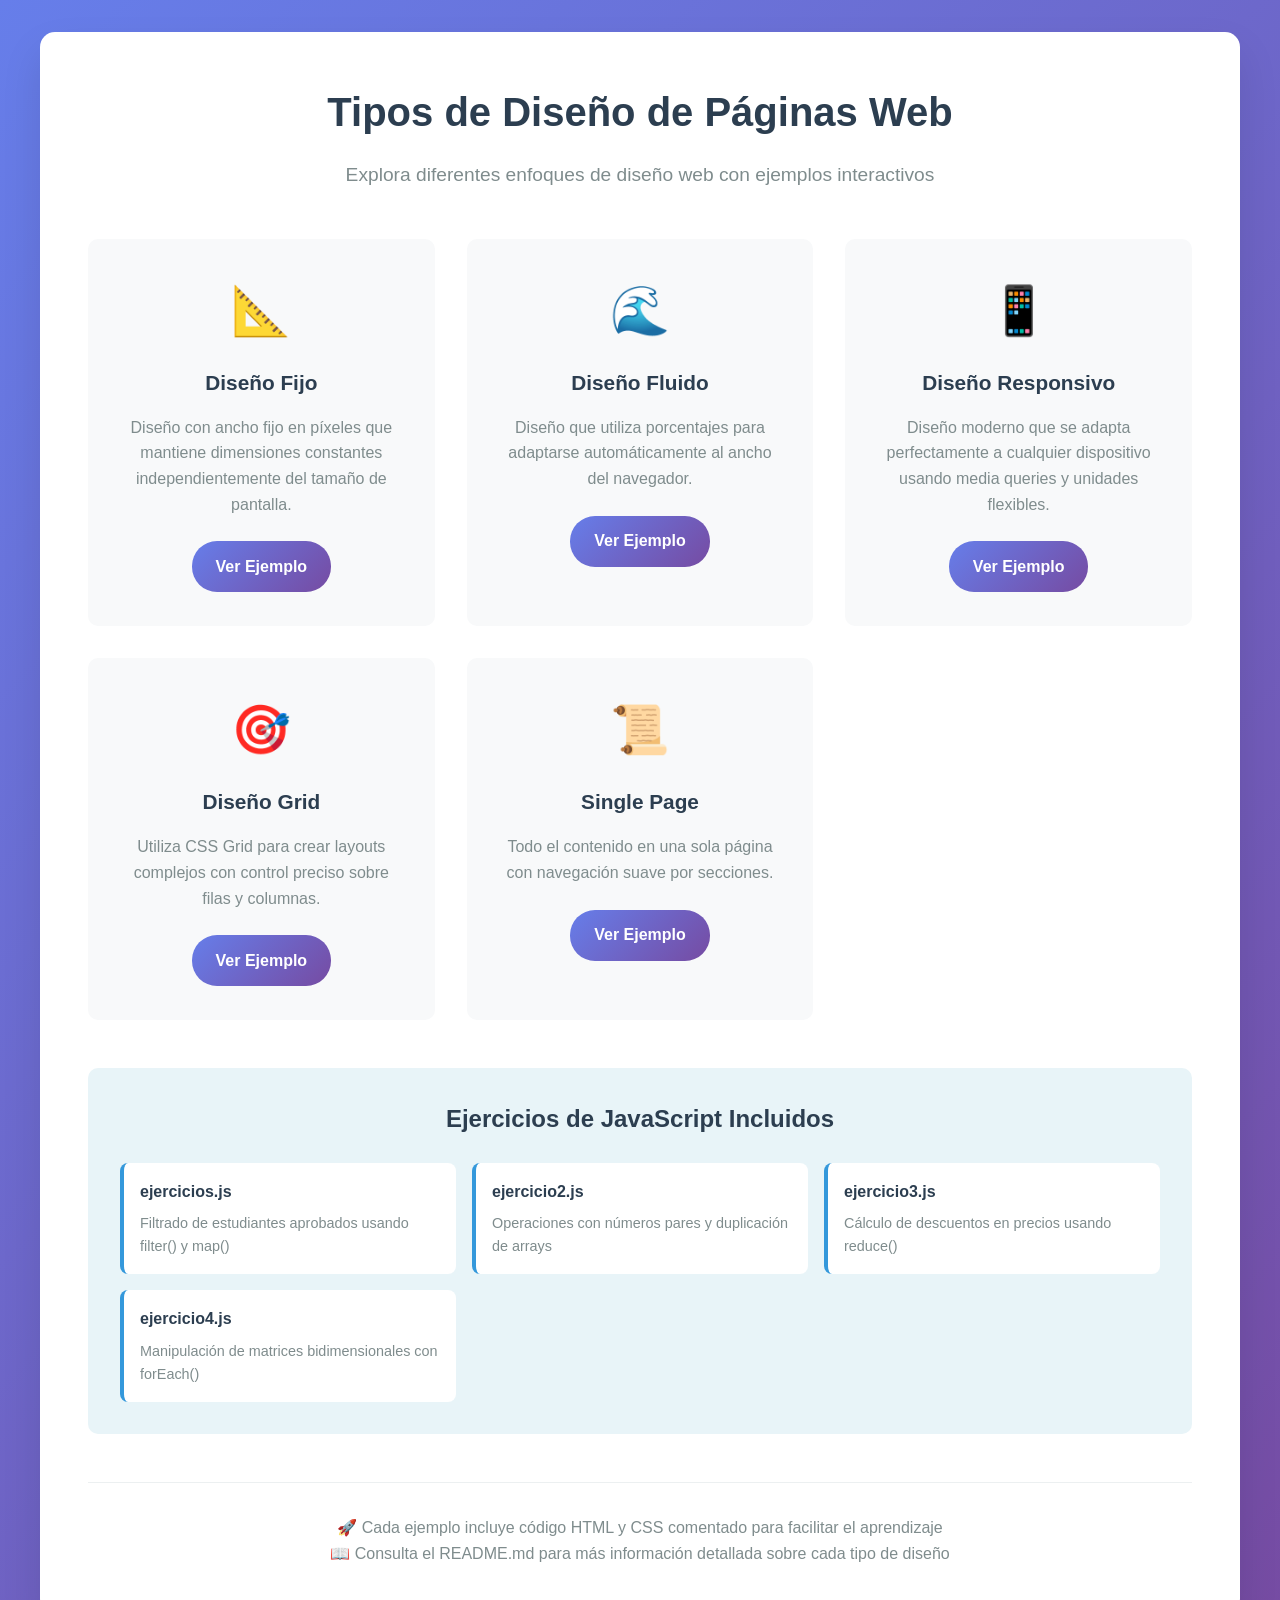
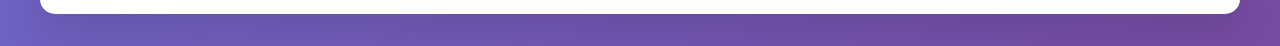
<file: index.html>
<!DOCTYPE html>
<html lang="es">
<head>
    <meta charset="UTF-8">
    <meta name="viewport" content="width=device-width, initial-scale=1.0">
    <title>Tipos de Diseño de Páginas Web - Índice</title>
    <style>
        * {
            margin: 0;
            padding: 0;
            box-sizing: border-box;
        }
        
        body {
            font-family: 'Segoe UI', Tahoma, Geneva, Verdana, sans-serif;
            line-height: 1.6;
            color: #333;
            background: linear-gradient(135deg, #667eea 0%, #764ba2 100%);
            min-height: 100vh;
            padding: 2rem;
        }
        
        .container {
            max-width: 1200px;
            margin: 0 auto;
            background: white;
            border-radius: 15px;
            padding: 3rem;
            box-shadow: 0 20px 40px rgba(0,0,0,0.1);
        }
        
        h1 {
            text-align: center;
            color: #2c3e50;
            margin-bottom: 1rem;
            font-size: 2.5rem;
        }
        
        .subtitle {
            text-align: center;
            color: #7f8c8d;
            margin-bottom: 3rem;
            font-size: 1.2rem;
        }
        
        .examples-grid {
            display: grid;
            grid-template-columns: repeat(auto-fit, minmax(300px, 1fr));
            gap: 2rem;
            margin-bottom: 3rem;
        }
        
        .example-card {
            background: #f8f9fa;
            border-radius: 10px;
            padding: 2rem;
            text-align: center;
            transition: transform 0.3s ease, box-shadow 0.3s ease;
            border: 2px solid transparent;
        }
        
        .example-card:hover {
            transform: translateY(-5px);
            box-shadow: 0 10px 30px rgba(0,0,0,0.15);
            border-color: #667eea;
        }
        
        .example-icon {
            font-size: 3rem;
            margin-bottom: 1rem;
        }
        
        .example-card h3 {
            color: #2c3e50;
            margin-bottom: 1rem;
            font-size: 1.3rem;
        }
        
        .example-card p {
            color: #7f8c8d;
            margin-bottom: 1.5rem;
            line-height: 1.6;
        }
        
        .example-link {
            display: inline-block;
            background: linear-gradient(135deg, #667eea, #764ba2);
            color: white;
            text-decoration: none;
            padding: 0.8rem 1.5rem;
            border-radius: 25px;
            font-weight: 600;
            transition: all 0.3s ease;
        }
        
        .example-link:hover {
            transform: scale(1.05);
            box-shadow: 0 5px 15px rgba(102, 126, 234, 0.4);
        }
        
        .exercises-section {
            background: #e8f4f8;
            border-radius: 10px;
            padding: 2rem;
            margin-top: 3rem;
        }
        
        .exercises-section h2 {
            color: #2c3e50;
            margin-bottom: 1.5rem;
            text-align: center;
        }
        
        .exercises-grid {
            display: grid;
            grid-template-columns: repeat(auto-fit, minmax(250px, 1fr));
            gap: 1rem;
        }
        
        .exercise-item {
            background: white;
            padding: 1rem;
            border-radius: 8px;
            border-left: 4px solid #3498db;
        }
        
        .exercise-item h4 {
            color: #2c3e50;
            margin-bottom: 0.5rem;
        }
        
        .exercise-item p {
            color: #7f8c8d;
            font-size: 0.9rem;
        }
        
        .footer-note {
            text-align: center;
            margin-top: 3rem;
            padding-top: 2rem;
            border-top: 1px solid #ecf0f1;
            color: #7f8c8d;
        }
    </style>
</head>
<body>
    <div class="container">
        <h1>Tipos de Diseño de Páginas Web</h1>
        <p class="subtitle">Explora diferentes enfoques de diseño web con ejemplos interactivos</p>
        
        <div class="examples-grid">
            <div class="example-card">
                <div class="example-icon">📐</div>
                <h3>Diseño Fijo</h3>
                <p>Diseño con ancho fijo en píxeles que mantiene dimensiones constantes independientemente del tamaño de pantalla.</p>
                <a href="ejemplos/fijo.html" class="example-link">Ver Ejemplo</a>
            </div>
            
            <div class="example-card">
                <div class="example-icon">🌊</div>
                <h3>Diseño Fluido</h3>
                <p>Diseño que utiliza porcentajes para adaptarse automáticamente al ancho del navegador.</p>
                <a href="ejemplos/fluido.html" class="example-link">Ver Ejemplo</a>
            </div>
            
            <div class="example-card">
                <div class="example-icon">📱</div>
                <h3>Diseño Responsivo</h3>
                <p>Diseño moderno que se adapta perfectamente a cualquier dispositivo usando media queries y unidades flexibles.</p>
                <a href="ejemplos/responsivo.html" class="example-link">Ver Ejemplo</a>
            </div>
            
            <div class="example-card">
                <div class="example-icon">🎯</div>
                <h3>Diseño Grid</h3>
                <p>Utiliza CSS Grid para crear layouts complejos con control preciso sobre filas y columnas.</p>
                <a href="ejemplos/grid.html" class="example-link">Ver Ejemplo</a>
            </div>
            
            <div class="example-card">
                <div class="example-icon">📜</div>
                <h3>Single Page</h3>
                <p>Todo el contenido en una sola página con navegación suave por secciones.</p>
                <a href="ejemplos/single-page.html" class="example-link">Ver Ejemplo</a>
            </div>
        </div>
        
        <div class="exercises-section">
            <h2>Ejercicios de JavaScript Incluidos</h2>
            <div class="exercises-grid">
                <div class="exercise-item">
                    <h4>ejercicios.js</h4>
                    <p>Filtrado de estudiantes aprobados usando filter() y map()</p>
                </div>
                <div class="exercise-item">
                    <h4>ejercicio2.js</h4>
                    <p>Operaciones con números pares y duplicación de arrays</p>
                </div>
                <div class="exercise-item">
                    <h4>ejercicio3.js</h4>
                    <p>Cálculo de descuentos en precios usando reduce()</p>
                </div>
                <div class="exercise-item">
                    <h4>ejercicio4.js</h4>
                    <p>Manipulación de matrices bidimensionales con forEach()</p>
                </div>
            </div>
        </div>
        
        <div class="footer-note">
            <p>🚀 Cada ejemplo incluye código HTML y CSS comentado para facilitar el aprendizaje</p>
            <p>📖 Consulta el README.md para más información detallada sobre cada tipo de diseño</p>
        </div>
    </div>
</body>
</html>
</file>
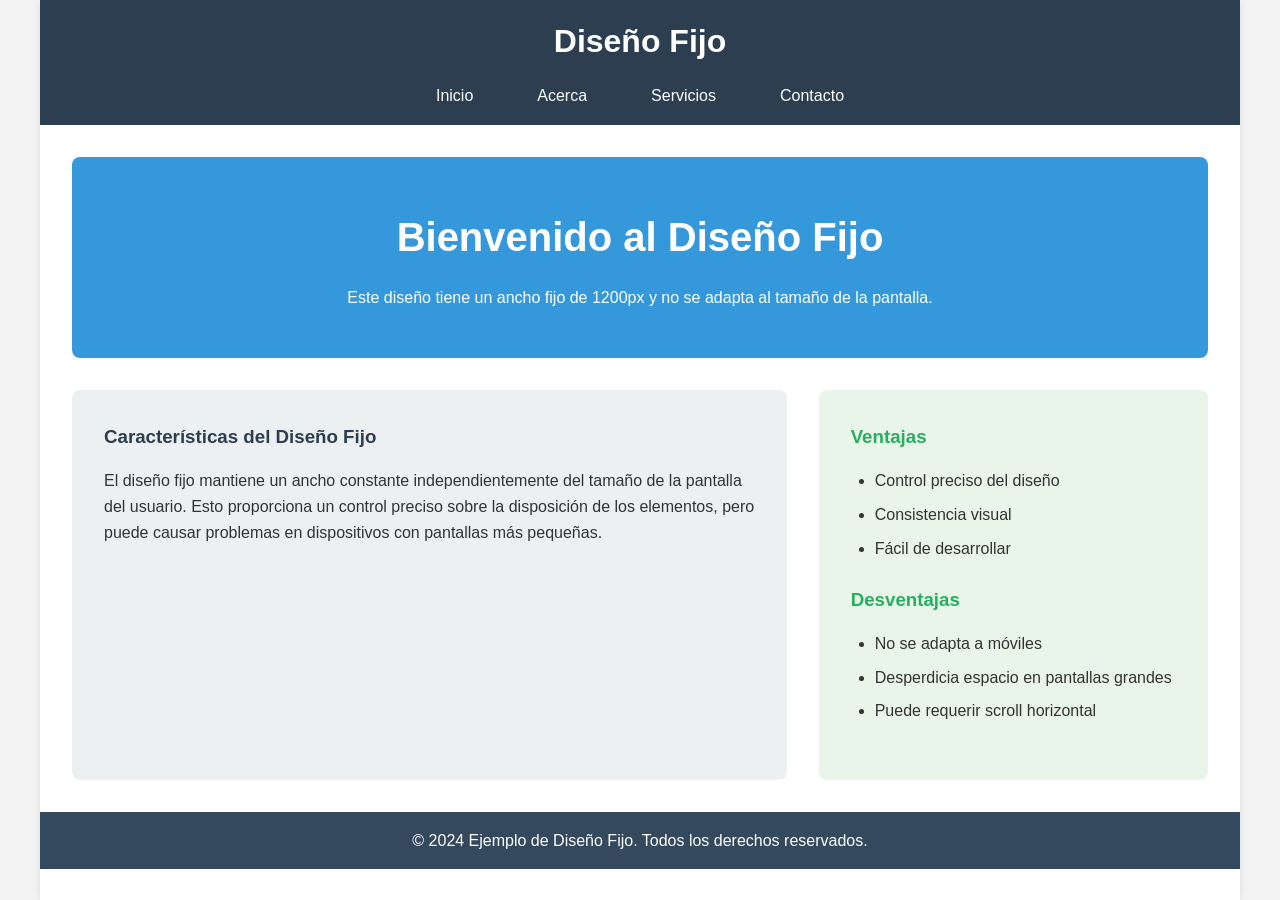
<file: ejemplos/fijo.html>
<!DOCTYPE html>
<html lang="es">
<head>
    <meta charset="UTF-8">
    <meta name="viewport" content="width=device-width, initial-scale=1.0">
    <title>Diseño Fijo - Ejemplo</title>
    <link rel="stylesheet" href="../estilos/fijo.css">
</head>
<body>
    <div class="container">
        <header class="header">
            <h1>Diseño Fijo</h1>
            <nav>
                <ul>
                    <li><a href="#inicio">Inicio</a></li>
                    <li><a href="#acerca">Acerca</a></li>
                    <li><a href="#servicios">Servicios</a></li>
                    <li><a href="#contacto">Contacto</a></li>
                </ul>
            </nav>
        </header>

        <main class="main-content">
            <section class="hero">
                <h2>Bienvenido al Diseño Fijo</h2>
                <p>Este diseño tiene un ancho fijo de 1200px y no se adapta al tamaño de la pantalla.</p>
            </section>

            <section class="content">
                <article class="article">
                    <h3>Características del Diseño Fijo</h3>
                    <p>El diseño fijo mantiene un ancho constante independientemente del tamaño de la pantalla del usuario. Esto proporciona un control preciso sobre la disposición de los elementos, pero puede causar problemas en dispositivos con pantallas más pequeñas.</p>
                </article>

                <aside class="sidebar">
                    <h3>Ventajas</h3>
                    <ul>
                        <li>Control preciso del diseño</li>
                        <li>Consistencia visual</li>
                        <li>Fácil de desarrollar</li>
                    </ul>
                    <h3>Desventajas</h3>
                    <ul>
                        <li>No se adapta a móviles</li>
                        <li>Desperdicia espacio en pantallas grandes</li>
                        <li>Puede requerir scroll horizontal</li>
                    </ul>
                </aside>
            </section>
        </main>

        <footer class="footer">
            <p>&copy; 2024 Ejemplo de Diseño Fijo. Todos los derechos reservados.</p>
        </footer>
    </div>
</body>
</html>
</file>
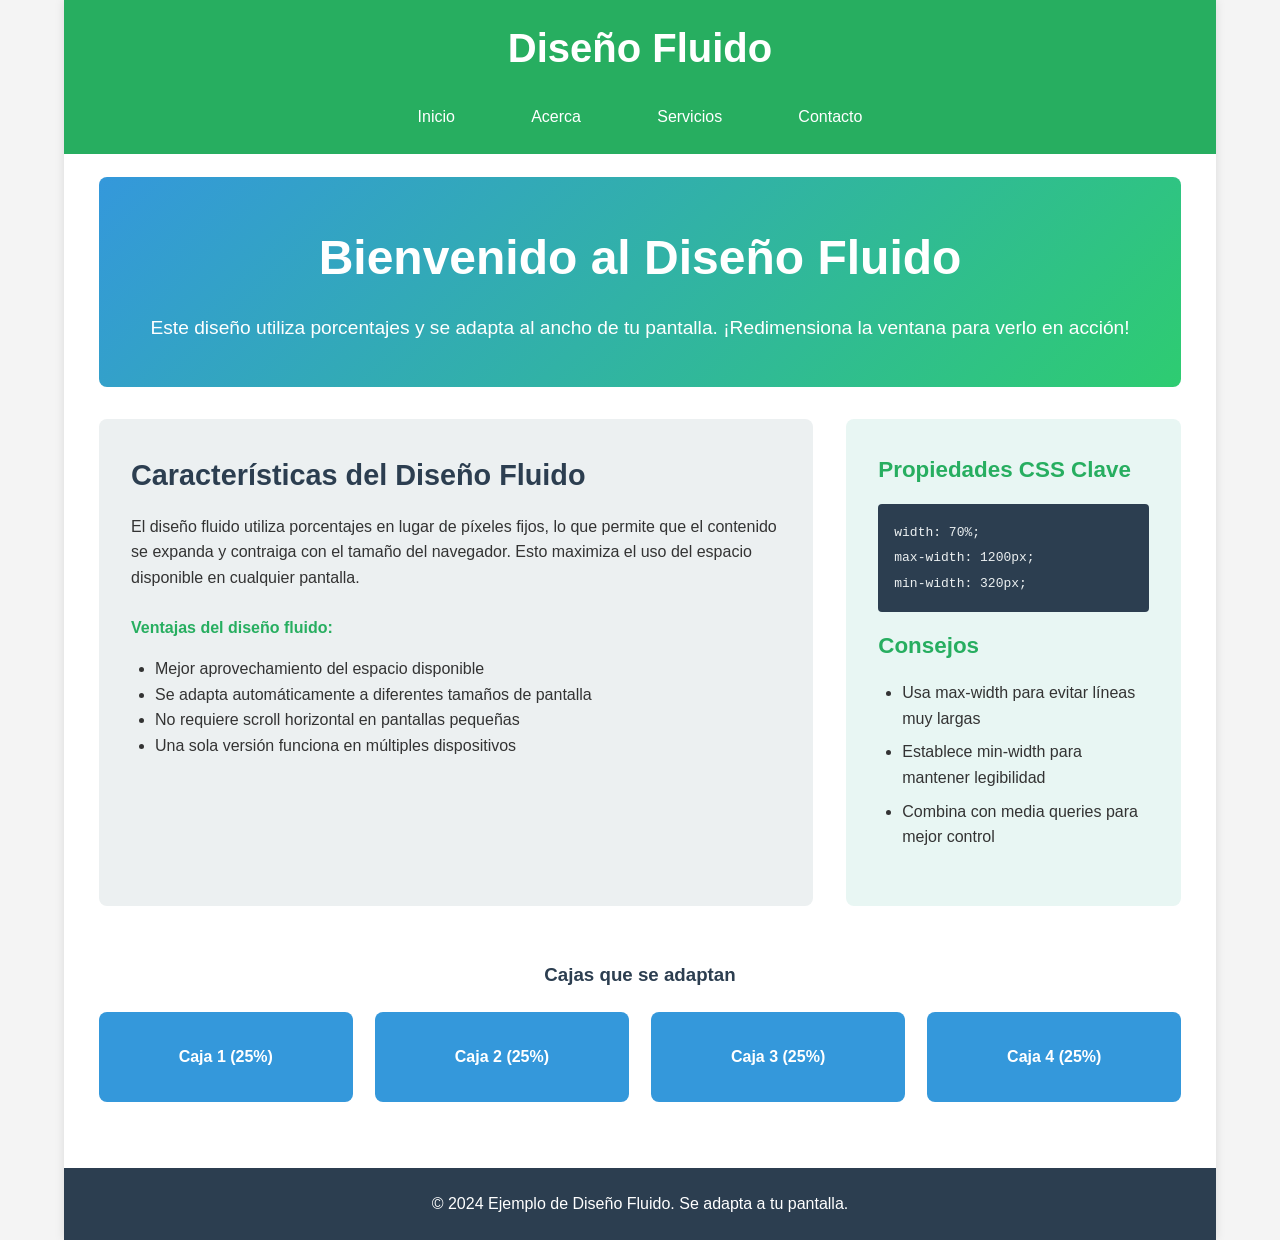
<file: ejemplos/fluido.html>
<!DOCTYPE html>
<html lang="es">
<head>
    <meta charset="UTF-8">
    <meta name="viewport" content="width=device-width, initial-scale=1.0">
    <title>Diseño Fluido - Ejemplo</title>
    <link rel="stylesheet" href="../estilos/fluido.css">
</head>
<body>
    <div class="container">
        <header class="header">
            <h1>Diseño Fluido</h1>
            <nav>
                <ul>
                    <li><a href="#inicio">Inicio</a></li>
                    <li><a href="#acerca">Acerca</a></li>
                    <li><a href="#servicios">Servicios</a></li>
                    <li><a href="#contacto">Contacto</a></li>
                </ul>
            </nav>
        </header>

        <main class="main-content">
            <section class="hero">
                <h2>Bienvenido al Diseño Fluido</h2>
                <p>Este diseño utiliza porcentajes y se adapta al ancho de tu pantalla. ¡Redimensiona la ventana para verlo en acción!</p>
            </section>

            <section class="content">
                <article class="article">
                    <h3>Características del Diseño Fluido</h3>
                    <p>El diseño fluido utiliza porcentajes en lugar de píxeles fijos, lo que permite que el contenido se expanda y contraiga con el tamaño del navegador. Esto maximiza el uso del espacio disponible en cualquier pantalla.</p>
                    
                    <h4>Ventajas del diseño fluido:</h4>
                    <ul>
                        <li>Mejor aprovechamiento del espacio disponible</li>
                        <li>Se adapta automáticamente a diferentes tamaños de pantalla</li>
                        <li>No requiere scroll horizontal en pantallas pequeñas</li>
                        <li>Una sola versión funciona en múltiples dispositivos</li>
                    </ul>
                </article>

                <aside class="sidebar">
                    <h3>Propiedades CSS Clave</h3>
                    <div class="code-example">
                        <code>
                            width: 70%;<br>
                            max-width: 1200px;<br>
                            min-width: 320px;
                        </code>
                    </div>
                    
                    <h3>Consejos</h3>
                    <ul>
                        <li>Usa max-width para evitar líneas muy largas</li>
                        <li>Establece min-width para mantener legibilidad</li>
                        <li>Combina con media queries para mejor control</li>
                    </ul>
                </aside>
            </section>

            <section class="demo-boxes">
                <h3>Cajas que se adaptan</h3>
                <div class="box-container">
                    <div class="box">Caja 1 (25%)</div>
                    <div class="box">Caja 2 (25%)</div>
                    <div class="box">Caja 3 (25%)</div>
                    <div class="box">Caja 4 (25%)</div>
                </div>
            </section>
        </main>

        <footer class="footer">
            <p>&copy; 2024 Ejemplo de Diseño Fluido. Se adapta a tu pantalla.</p>
        </footer>
    </div>
</body>
</html>
</file>
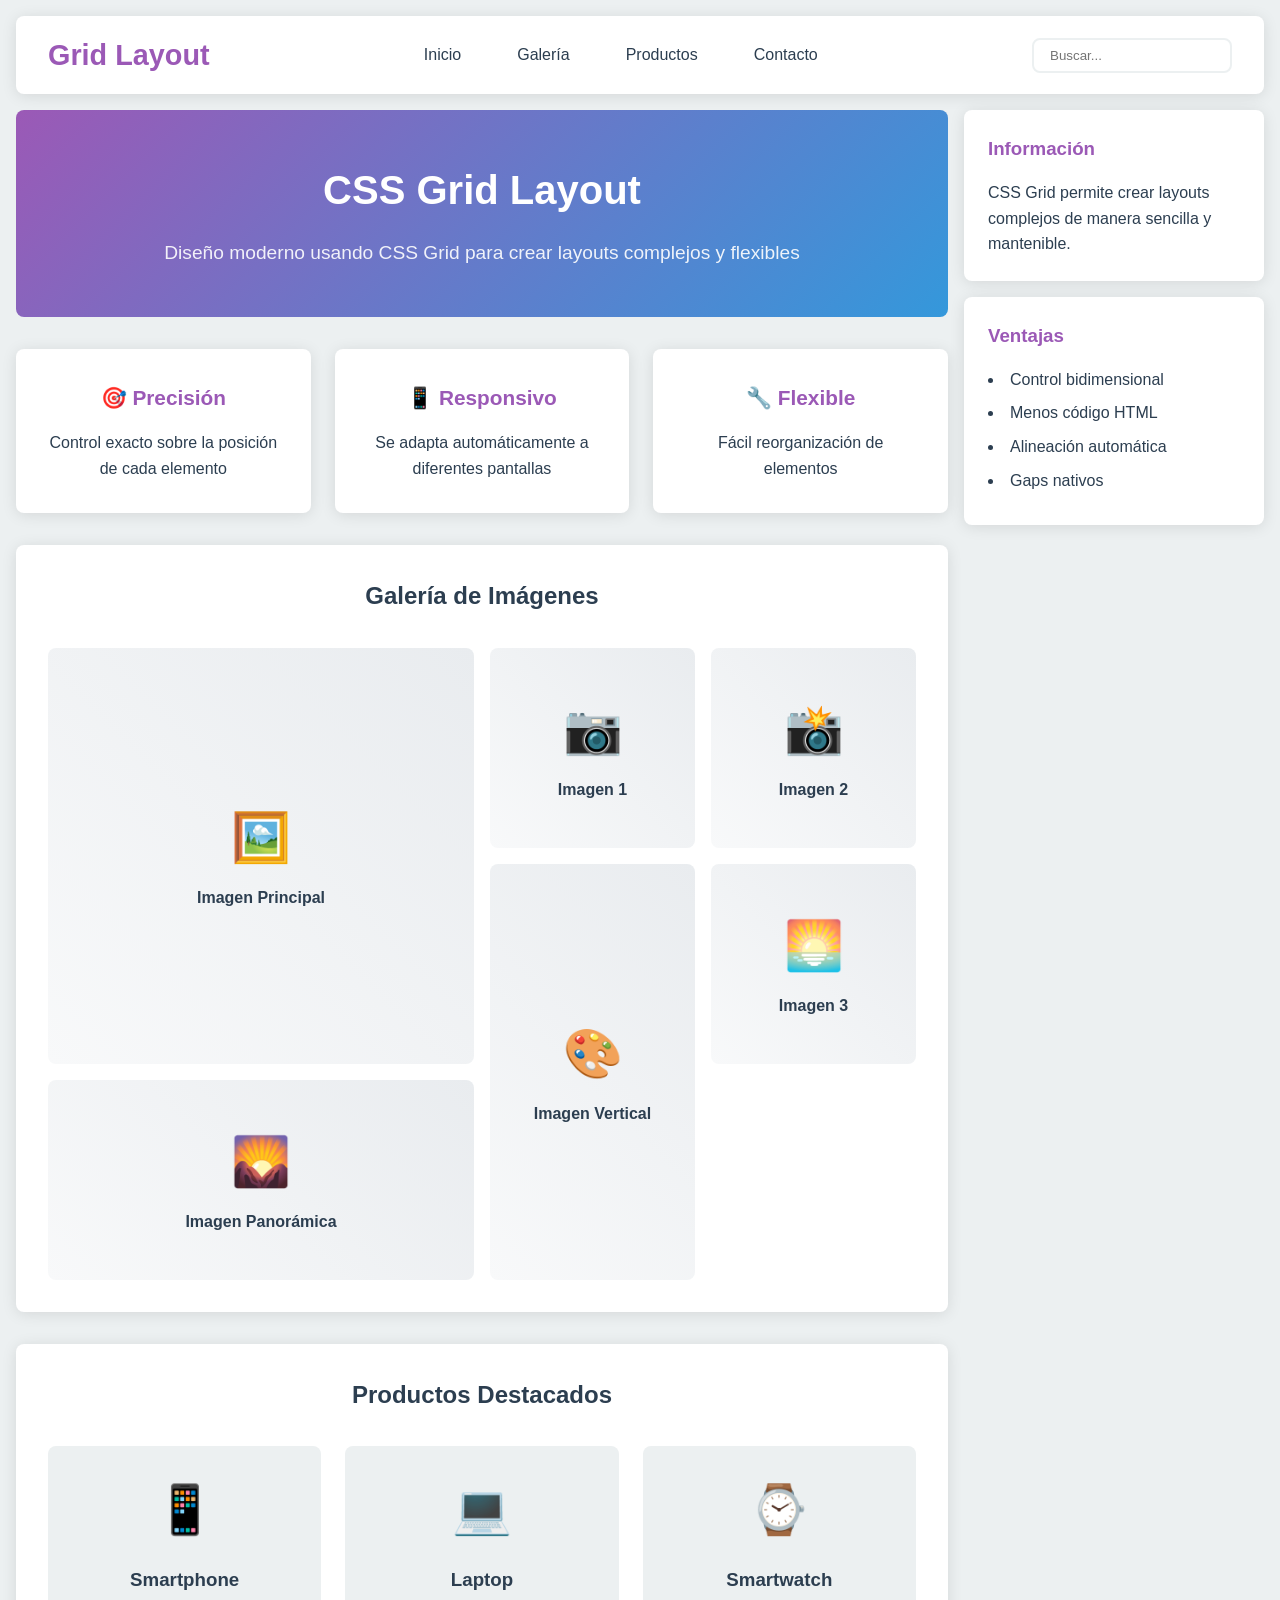
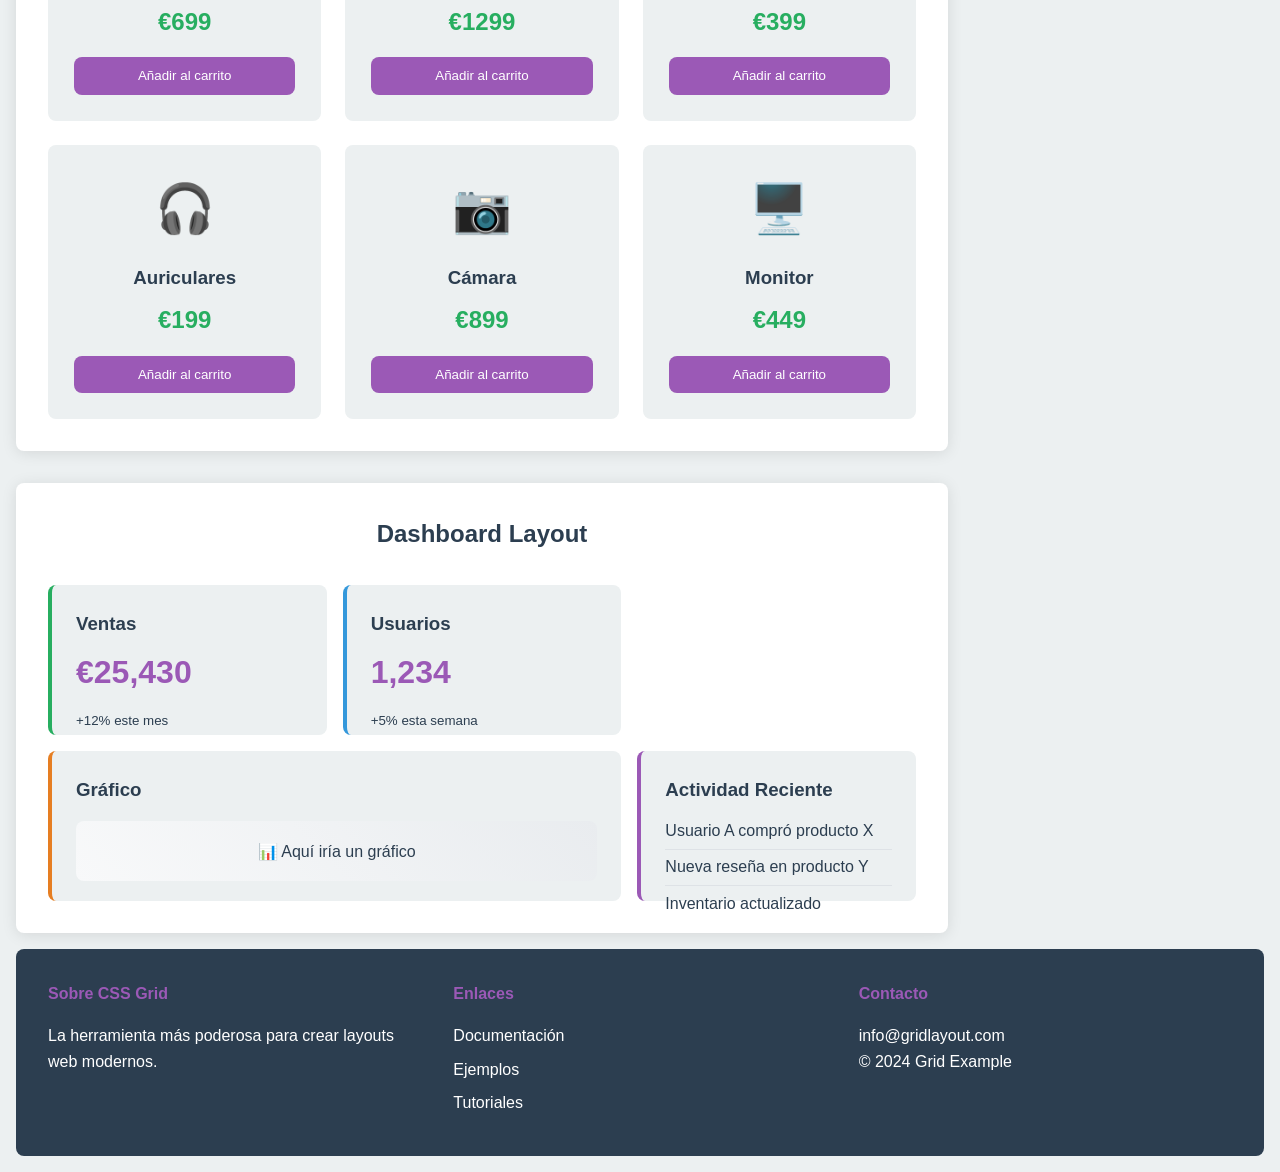
<file: ejemplos/grid.html>
<!DOCTYPE html>
<html lang="es">
<head>
    <meta charset="UTF-8">
    <meta name="viewport" content="width=device-width, initial-scale=1.0">
    <title>Diseño Grid - Ejemplo</title>
    <link rel="stylesheet" href="../estilos/grid.css">
</head>
<body>
    <div class="page-container">
        <header class="header">
            <div class="logo">
                <h1>Grid Layout</h1>
            </div>
            <nav class="nav">
                <a href="#inicio">Inicio</a>
                <a href="#galeria">Galería</a>
                <a href="#productos">Productos</a>
                <a href="#contacto">Contacto</a>
            </nav>
            <div class="search">
                <input type="search" placeholder="Buscar...">
            </div>
        </header>

        <main class="main-content">
            <section class="hero">
                <h2>CSS Grid Layout</h2>
                <p>Diseño moderno usando CSS Grid para crear layouts complejos y flexibles</p>
            </section>

            <section class="features">
                <div class="feature-card feature-1">
                    <h3>🎯 Precisión</h3>
                    <p>Control exacto sobre la posición de cada elemento</p>
                </div>
                <div class="feature-card feature-2">
                    <h3>📱 Responsivo</h3>
                    <p>Se adapta automáticamente a diferentes pantallas</p>
                </div>
                <div class="feature-card feature-3">
                    <h3>🔧 Flexible</h3>
                    <p>Fácil reorganización de elementos</p>
                </div>
            </section>

            <section class="gallery">
                <h2>Galería de Imágenes</h2>
                <div class="image-grid">
                    <div class="image-item large">
                        <div class="image-placeholder">
                            <span>🖼️</span>
                            <p>Imagen Principal</p>
                        </div>
                    </div>
                    <div class="image-item">
                        <div class="image-placeholder">
                            <span>📷</span>
                            <p>Imagen 1</p>
                        </div>
                    </div>
                    <div class="image-item">
                        <div class="image-placeholder">
                            <span>📸</span>
                            <p>Imagen 2</p>
                        </div>
                    </div>
                    <div class="image-item tall">
                        <div class="image-placeholder">
                            <span>🎨</span>
                            <p>Imagen Vertical</p>
                        </div>
                    </div>
                    <div class="image-item">
                        <div class="image-placeholder">
                            <span>🌅</span>
                            <p>Imagen 3</p>
                        </div>
                    </div>
                    <div class="image-item wide">
                        <div class="image-placeholder">
                            <span>🌄</span>
                            <p>Imagen Panorámica</p>
                        </div>
                    </div>
                </div>
            </section>

            <section class="products">
                <h2>Productos Destacados</h2>
                <div class="product-grid">
                    <article class="product-card">
                        <div class="product-image">📱</div>
                        <h3>Smartphone</h3>
                        <p class="price">€699</p>
                        <button>Añadir al carrito</button>
                    </article>
                    <article class="product-card">
                        <div class="product-image">💻</div>
                        <h3>Laptop</h3>
                        <p class="price">€1299</p>
                        <button>Añadir al carrito</button>
                    </article>
                    <article class="product-card">
                        <div class="product-image">⌚</div>
                        <h3>Smartwatch</h3>
                        <p class="price">€399</p>
                        <button>Añadir al carrito</button>
                    </article>
                    <article class="product-card">
                        <div class="product-image">🎧</div>
                        <h3>Auriculares</h3>
                        <p class="price">€199</p>
                        <button>Añadir al carrito</button>
                    </article>
                    <article class="product-card">
                        <div class="product-image">📷</div>
                        <h3>Cámara</h3>
                        <p class="price">€899</p>
                        <button>Añadir al carrito</button>
                    </article>
                    <article class="product-card">
                        <div class="product-image">🖥️</div>
                        <h3>Monitor</h3>
                        <p class="price">€449</p>
                        <button>Añadir al carrito</button>
                    </article>
                </div>
            </section>

            <section class="dashboard">
                <h2>Dashboard Layout</h2>
                <div class="dashboard-grid">
                    <div class="widget sales">
                        <h3>Ventas</h3>
                        <p class="metric">€25,430</p>
                        <small>+12% este mes</small>
                    </div>
                    <div class="widget users">
                        <h3>Usuarios</h3>
                        <p class="metric">1,234</p>
                        <small>+5% esta semana</small>
                    </div>
                    <div class="widget chart">
                        <h3>Gráfico</h3>
                        <div class="chart-placeholder">📊 Aquí iría un gráfico</div>
                    </div>
                    <div class="widget activity">
                        <h3>Actividad Reciente</h3>
                        <ul>
                            <li>Usuario A compró producto X</li>
                            <li>Nueva reseña en producto Y</li>
                            <li>Inventario actualizado</li>
                        </ul>
                    </div>
                </div>
            </section>
        </main>

        <aside class="sidebar">
            <div class="widget-sidebar">
                <h3>Información</h3>
                <p>CSS Grid permite crear layouts complejos de manera sencilla y mantenible.</p>
            </div>
            <div class="widget-sidebar">
                <h3>Ventajas</h3>
                <ul>
                    <li>Control bidimensional</li>
                    <li>Menos código HTML</li>
                    <li>Alineación automática</li>
                    <li>Gaps nativos</li>
                </ul>
            </div>
        </aside>

        <footer class="footer">
            <div class="footer-content">
                <div class="footer-section">
                    <h4>Sobre CSS Grid</h4>
                    <p>La herramienta más poderosa para crear layouts web modernos.</p>
                </div>
                <div class="footer-section">
                    <h4>Enlaces</h4>
                    <a href="#">Documentación</a>
                    <a href="#">Ejemplos</a>
                    <a href="#">Tutoriales</a>
                </div>
                <div class="footer-section">
                    <h4>Contacto</h4>
                    <p>info@gridlayout.com</p>
                    <p>&copy; 2024 Grid Example</p>
                </div>
            </div>
        </footer>
    </div>
</body>
</html>
</file>
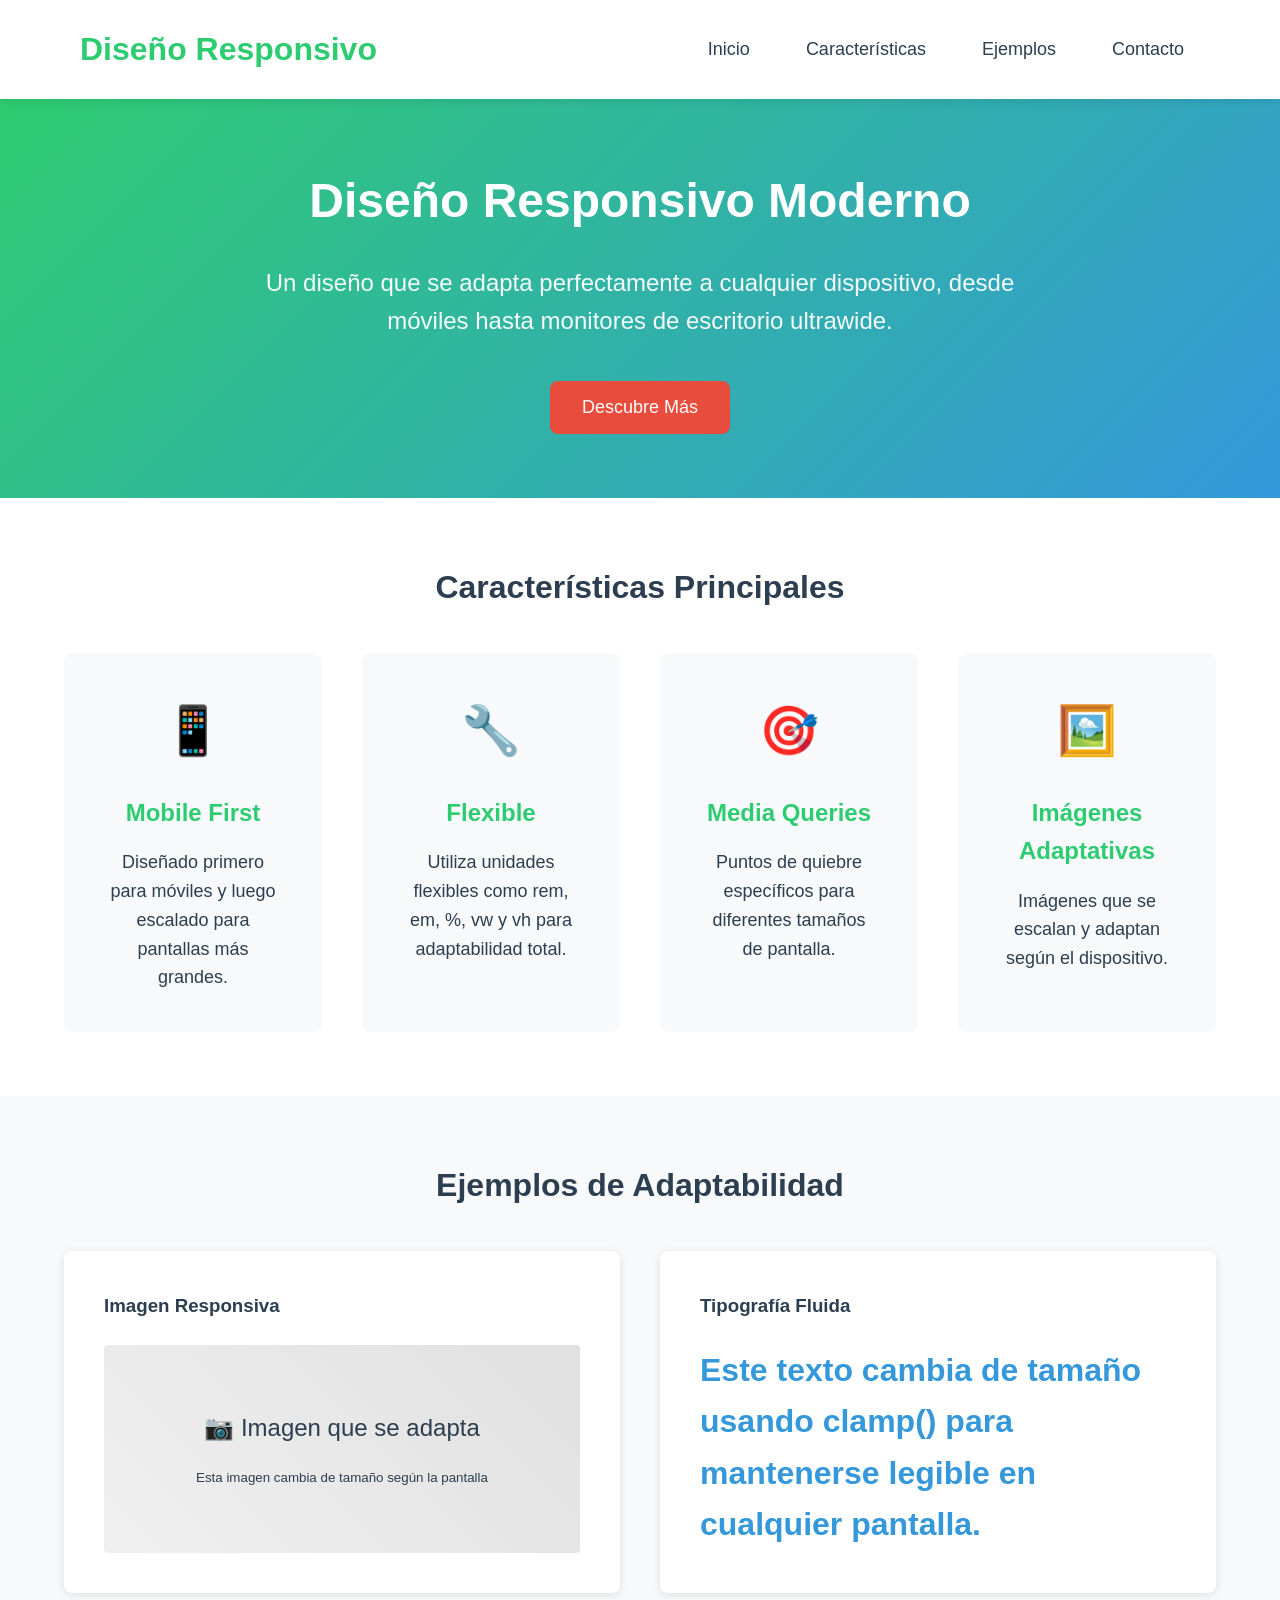
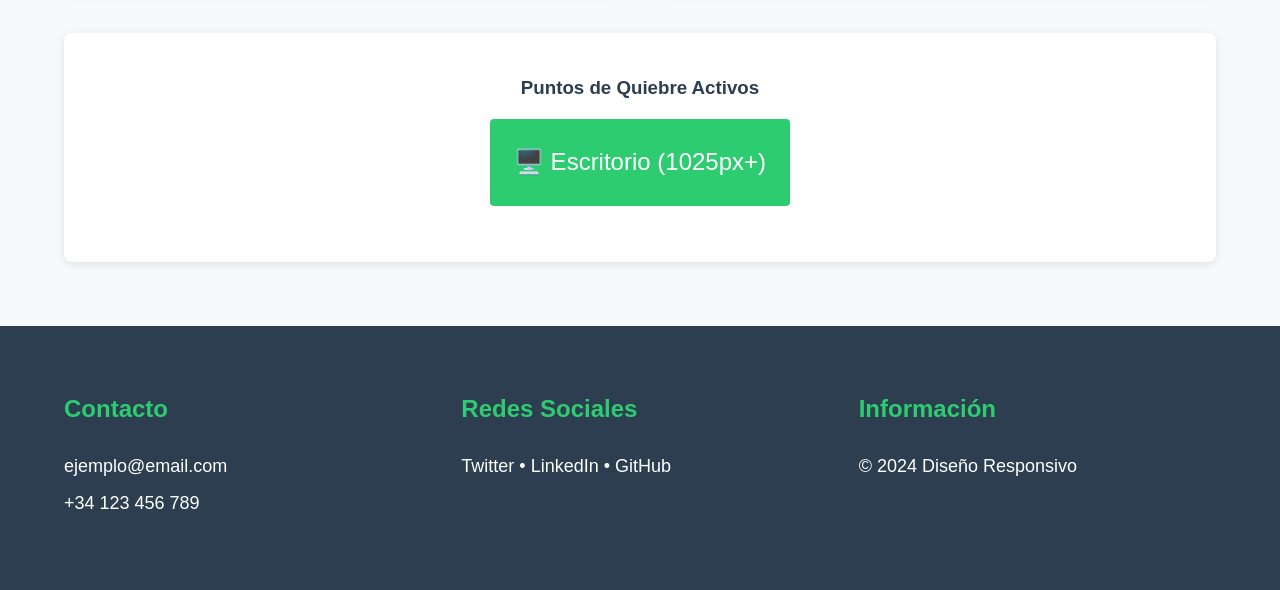
<file: ejemplos/responsivo.html>
<!DOCTYPE html>
<html lang="es">
<head>
    <meta charset="UTF-8">
    <meta name="viewport" content="width=device-width, initial-scale=1.0">
    <title>Diseño Responsivo - Ejemplo</title>
    <link rel="stylesheet" href="../estilos/responsivo.css">
</head>
<body>
    <header class="header">
        <div class="header-content">
            <h1>Diseño Responsivo</h1>
            <button class="mobile-menu-toggle" aria-label="Menú">☰</button>
            <nav class="nav">
                <ul>
                    <li><a href="#inicio">Inicio</a></li>
                    <li><a href="#caracteristicas">Características</a></li>
                    <li><a href="#ejemplos">Ejemplos</a></li>
                    <li><a href="#contacto">Contacto</a></li>
                </ul>
            </nav>
        </div>
    </header>

    <main class="main">
        <section class="hero" id="inicio">
            <div class="hero-content">
                <h2>Diseño Responsivo Moderno</h2>
                <p>Un diseño que se adapta perfectamente a cualquier dispositivo, desde móviles hasta monitores de escritorio ultrawide.</p>
                <button class="cta-button">Descubre Más</button>
            </div>
        </section>

        <section class="features" id="caracteristicas">
            <div class="container">
                <h2>Características Principales</h2>
                <div class="features-grid">
                    <div class="feature-card">
                        <div class="feature-icon">📱</div>
                        <h3>Mobile First</h3>
                        <p>Diseñado primero para móviles y luego escalado para pantallas más grandes.</p>
                    </div>
                    <div class="feature-card">
                        <div class="feature-icon">🔧</div>
                        <h3>Flexible</h3>
                        <p>Utiliza unidades flexibles como rem, em, %, vw y vh para adaptabilidad total.</p>
                    </div>
                    <div class="feature-card">
                        <div class="feature-icon">🎯</div>
                        <h3>Media Queries</h3>
                        <p>Puntos de quiebre específicos para diferentes tamaños de pantalla.</p>
                    </div>
                    <div class="feature-card">
                        <div class="feature-icon">🖼️</div>
                        <h3>Imágenes Adaptativas</h3>
                        <p>Imágenes que se escalan y adaptan según el dispositivo.</p>
                    </div>
                </div>
            </div>
        </section>

        <section class="examples" id="ejemplos">
            <div class="container">
                <h2>Ejemplos de Adaptabilidad</h2>
                <div class="example-container">
                    <div class="responsive-image-example">
                        <h3>Imagen Responsiva</h3>
                        <div class="image-placeholder">
                            <p>📷 Imagen que se adapta</p>
                            <small>Esta imagen cambia de tamaño según la pantalla</small>
                        </div>
                    </div>
                    
                    <div class="responsive-text-example">
                        <h3>Tipografía Fluida</h3>
                        <p class="fluid-text">Este texto cambia de tamaño usando clamp() para mantenerse legible en cualquier pantalla.</p>
                    </div>
                </div>

                <div class="breakpoints-demo">
                    <h3>Puntos de Quiebre Activos</h3>
                    <div class="breakpoint-indicator">
                        <span class="mobile">📱 Móvil (hasta 768px)</span>
                        <span class="tablet">📋 Tablet (769px - 1024px)</span>
                        <span class="desktop">🖥️ Escritorio (1025px+)</span>
                    </div>
                </div>
            </div>
        </section>
    </main>

    <footer class="footer" id="contacto">
        <div class="container">
            <div class="footer-content">
                <div class="footer-section">
                    <h3>Contacto</h3>
                    <p>ejemplo@email.com</p>
                    <p>+34 123 456 789</p>
                </div>
                <div class="footer-section">
                    <h3>Redes Sociales</h3>
                    <p>Twitter • LinkedIn • GitHub</p>
                </div>
                <div class="footer-section">
                    <h3>Información</h3>
                    <p>&copy; 2024 Diseño Responsivo</p>
                </div>
            </div>
        </div>
    </footer>

    <script>
        // Simple mobile menu toggle
        document.querySelector('.mobile-menu-toggle').addEventListener('click', function() {
            document.querySelector('.nav').classList.toggle('nav-open');
        });
    </script>
</body>
</html>
</file>
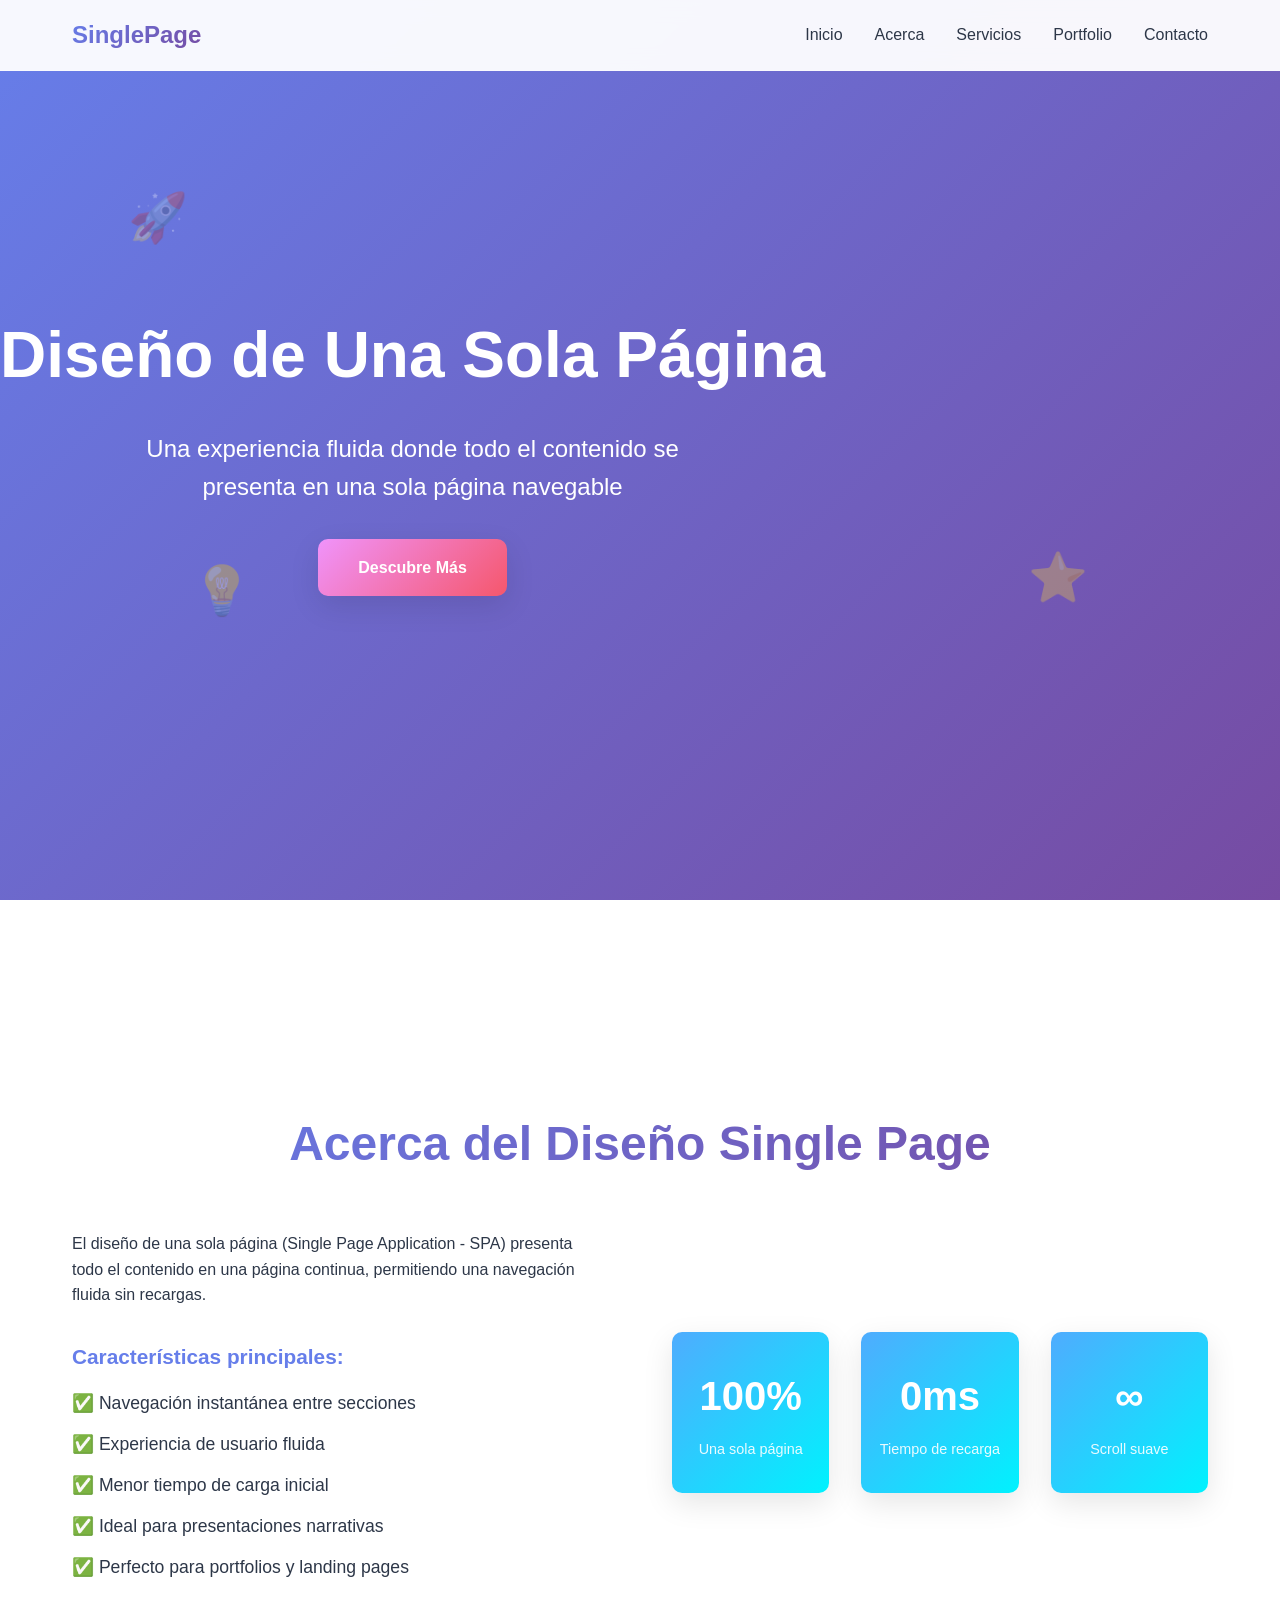
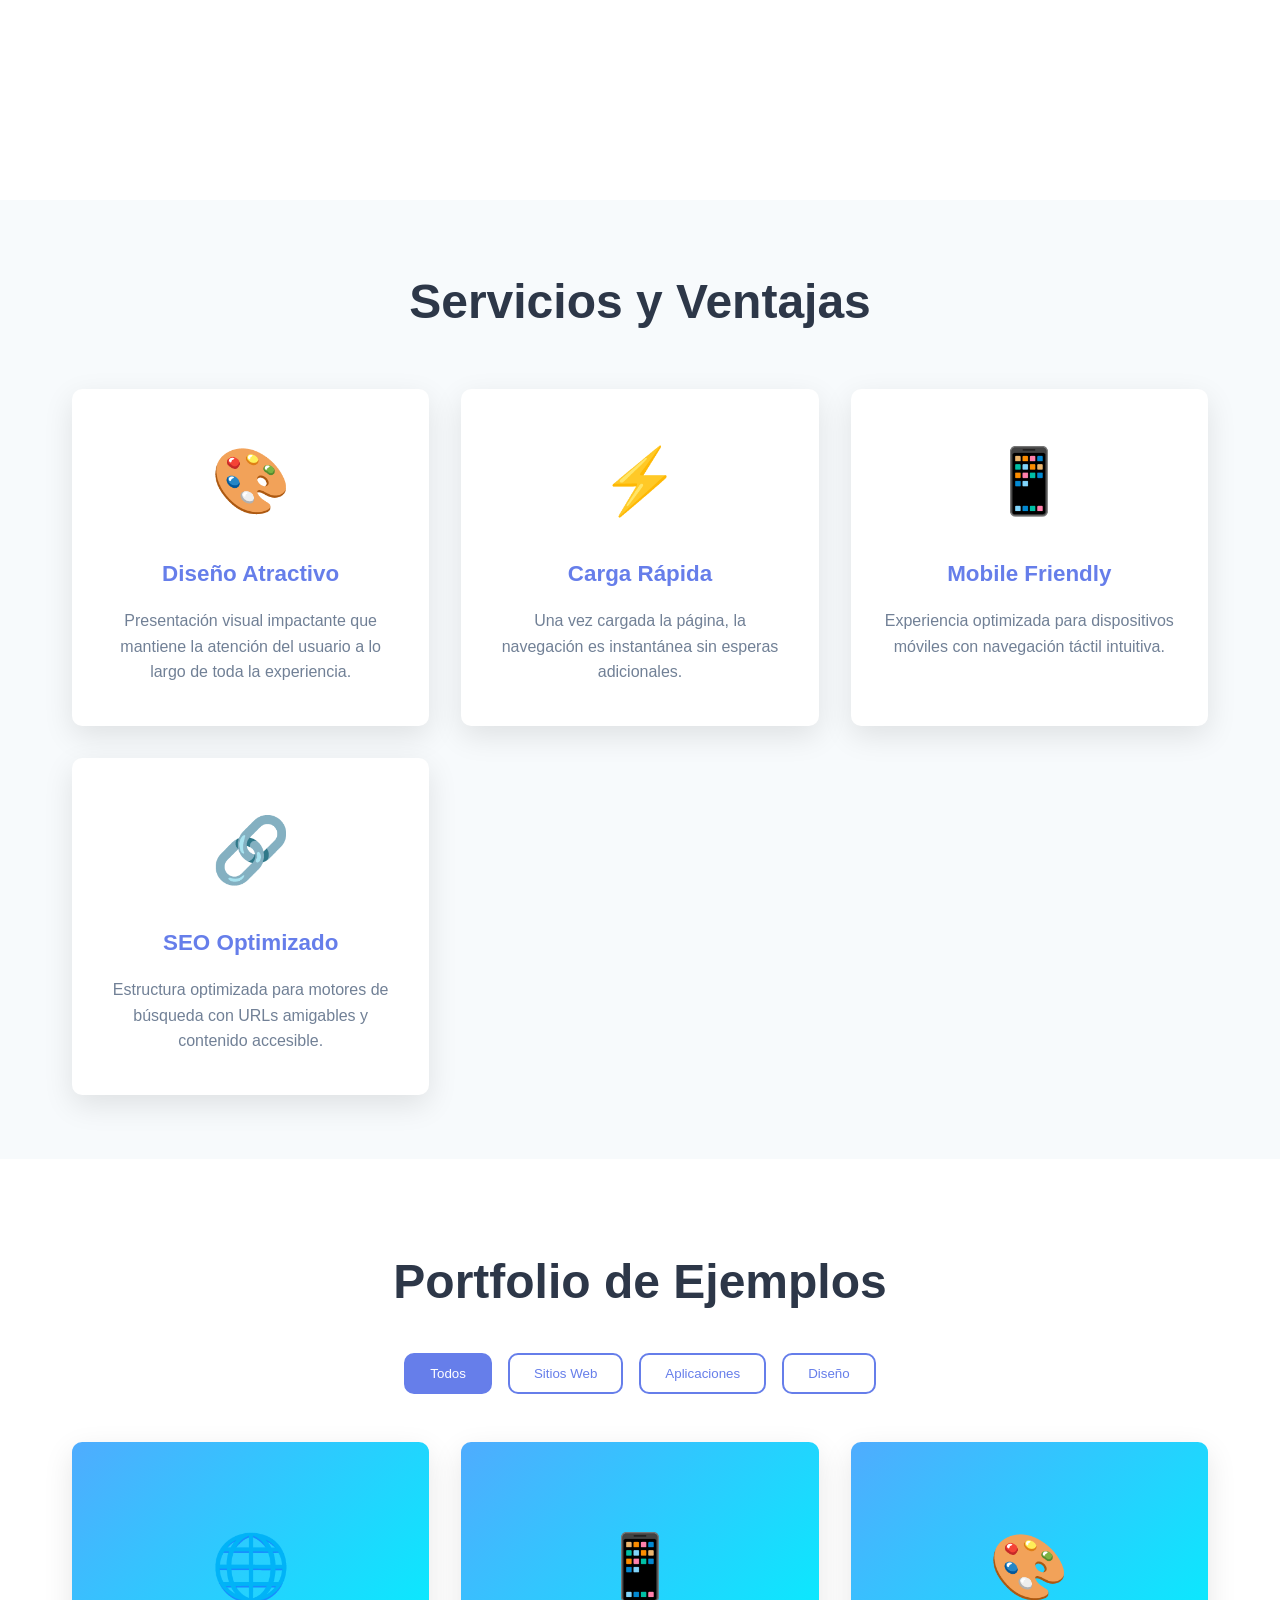
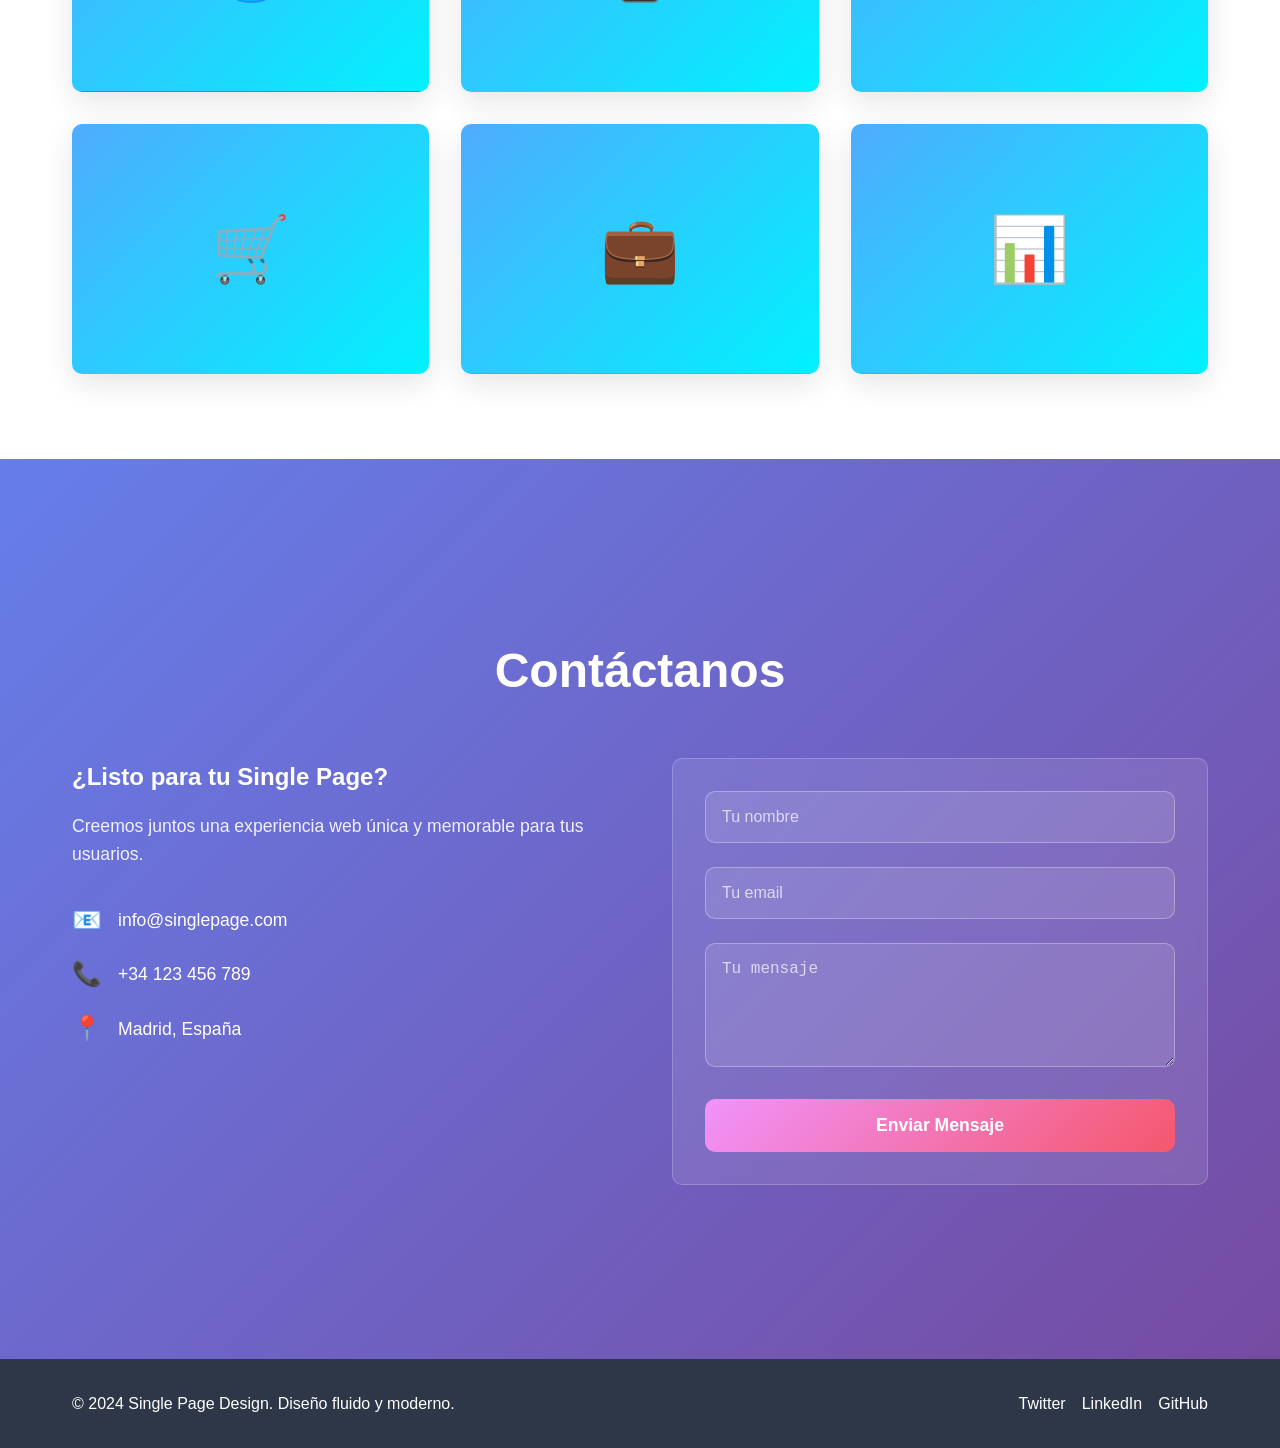
<file: ejemplos/single-page.html>
<!DOCTYPE html>
<html lang="es">
<head>
    <meta charset="UTF-8">
    <meta name="viewport" content="width=device-width, initial-scale=1.0">
    <title>Diseño Single Page - Ejemplo</title>
    <link rel="stylesheet" href="../estilos/single-page.css">
</head>
<body>
    <nav class="navbar">
        <div class="nav-container">
            <h1 class="nav-logo">SinglePage</h1>
            <ul class="nav-menu">
                <li><a href="#inicio" class="nav-link">Inicio</a></li>
                <li><a href="#acerca" class="nav-link">Acerca</a></li>
                <li><a href="#servicios" class="nav-link">Servicios</a></li>
                <li><a href="#portfolio" class="nav-link">Portfolio</a></li>
                <li><a href="#contacto" class="nav-link">Contacto</a></li>
            </ul>
            <div class="hamburger">
                <span></span>
                <span></span>
                <span></span>
            </div>
        </div>
    </nav>

    <section id="inicio" class="section hero-section">
        <div class="hero-content">
            <h1>Diseño de Una Sola Página</h1>
            <p>Una experiencia fluida donde todo el contenido se presenta en una sola página navegable</p>
            <a href="#acerca" class="cta-button">Descubre Más</a>
        </div>
        <div class="hero-animation">
            <div class="floating-element element-1">🚀</div>
            <div class="floating-element element-2">⭐</div>
            <div class="floating-element element-3">💡</div>
        </div>
    </section>

    <section id="acerca" class="section about-section">
        <div class="container">
            <h2>Acerca del Diseño Single Page</h2>
            <div class="about-content">
                <div class="about-text">
                    <p>El diseño de una sola página (Single Page Application - SPA) presenta todo el contenido en una página continua, permitiendo una navegación fluida sin recargas.</p>
                    
                    <h3>Características principales:</h3>
                    <ul>
                        <li>✅ Navegación instantánea entre secciones</li>
                        <li>✅ Experiencia de usuario fluida</li>
                        <li>✅ Menor tiempo de carga inicial</li>
                        <li>✅ Ideal para presentaciones narrativas</li>
                        <li>✅ Perfecto para portfolios y landing pages</li>
                    </ul>
                </div>
                <div class="about-visual">
                    <div class="stats-container">
                        <div class="stat-item">
                            <span class="stat-number">100%</span>
                            <span class="stat-label">Una sola página</span>
                        </div>
                        <div class="stat-item">
                            <span class="stat-number">0ms</span>
                            <span class="stat-label">Tiempo de recarga</span>
                        </div>
                        <div class="stat-item">
                            <span class="stat-number">∞</span>
                            <span class="stat-label">Scroll suave</span>
                        </div>
                    </div>
                </div>
            </div>
        </div>
    </section>

    <section id="servicios" class="section services-section">
        <div class="container">
            <h2>Servicios y Ventajas</h2>
            <div class="services-grid">
                <div class="service-card">
                    <div class="service-icon">🎨</div>
                    <h3>Diseño Atractivo</h3>
                    <p>Presentación visual impactante que mantiene la atención del usuario a lo largo de toda la experiencia.</p>
                </div>
                <div class="service-card">
                    <div class="service-icon">⚡</div>
                    <h3>Carga Rápida</h3>
                    <p>Una vez cargada la página, la navegación es instantánea sin esperas adicionales.</p>
                </div>
                <div class="service-card">
                    <div class="service-icon">📱</div>
                    <h3>Mobile Friendly</h3>
                    <p>Experiencia optimizada para dispositivos móviles con navegación táctil intuitiva.</p>
                </div>
                <div class="service-card">
                    <div class="service-icon">🔗</div>
                    <h3>SEO Optimizado</h3>
                    <p>Estructura optimizada para motores de búsqueda con URLs amigables y contenido accesible.</p>
                </div>
            </div>
        </div>
    </section>

    <section id="portfolio" class="section portfolio-section">
        <div class="container">
            <h2>Portfolio de Ejemplos</h2>
            <div class="portfolio-filter">
                <button class="filter-btn active" data-filter="all">Todos</button>
                <button class="filter-btn" data-filter="web">Sitios Web</button>
                <button class="filter-btn" data-filter="app">Aplicaciones</button>
                <button class="filter-btn" data-filter="design">Diseño</button>
            </div>
            <div class="portfolio-grid">
                <div class="portfolio-item" data-category="web">
                    <div class="portfolio-image">
                        <span>🌐</span>
                        <div class="portfolio-overlay">
                            <h4>Sitio Web Corporativo</h4>
                            <p>Landing page con diseño single page</p>
                        </div>
                    </div>
                </div>
                <div class="portfolio-item" data-category="app">
                    <div class="portfolio-image">
                        <span>📱</span>
                        <div class="portfolio-overlay">
                            <h4>App Móvil</h4>
                            <p>Aplicación con navegación fluida</p>
                        </div>
                    </div>
                </div>
                <div class="portfolio-item" data-category="design">
                    <div class="portfolio-image">
                        <span>🎨</span>
                        <div class="portfolio-overlay">
                            <h4>Portfolio Creativo</h4>
                            <p>Showcase de trabajos artísticos</p>
                        </div>
                    </div>
                </div>
                <div class="portfolio-item" data-category="web">
                    <div class="portfolio-image">
                        <span>🛒</span>
                        <div class="portfolio-overlay">
                            <h4>E-commerce</h4>
                            <p>Tienda online con página única</p>
                        </div>
                    </div>
                </div>
                <div class="portfolio-item" data-category="app">
                    <div class="portfolio-image">
                        <span>💼</span>
                        <div class="portfolio-overlay">
                            <h4>Dashboard</h4>
                            <p>Panel de control empresarial</p>
                        </div>
                    </div>
                </div>
                <div class="portfolio-item" data-category="design">
                    <div class="portfolio-image">
                        <span>📊</span>
                        <div class="portfolio-overlay">
                            <h4>Infografía</h4>
                            <p>Presentación de datos visual</p>
                        </div>
                    </div>
                </div>
            </div>
        </div>
    </section>

    <section id="contacto" class="section contact-section">
        <div class="container">
            <h2>Contáctanos</h2>
            <div class="contact-content">
                <div class="contact-info">
                    <h3>¿Listo para tu Single Page?</h3>
                    <p>Creemos juntos una experiencia web única y memorable para tus usuarios.</p>
                    
                    <div class="contact-details">
                        <div class="contact-item">
                            <span class="contact-icon">📧</span>
                            <span>info@singlepage.com</span>
                        </div>
                        <div class="contact-item">
                            <span class="contact-icon">📞</span>
                            <span>+34 123 456 789</span>
                        </div>
                        <div class="contact-item">
                            <span class="contact-icon">📍</span>
                            <span>Madrid, España</span>
                        </div>
                    </div>
                </div>
                <form class="contact-form">
                    <div class="form-group">
                        <input type="text" placeholder="Tu nombre" required>
                    </div>
                    <div class="form-group">
                        <input type="email" placeholder="Tu email" required>
                    </div>
                    <div class="form-group">
                        <textarea placeholder="Tu mensaje" rows="5" required></textarea>
                    </div>
                    <button type="submit" class="submit-btn">Enviar Mensaje</button>
                </form>
            </div>
        </div>
    </section>

    <footer class="footer">
        <div class="container">
            <p>&copy; 2024 Single Page Design. Diseño fluido y moderno.</p>
            <div class="social-links">
                <a href="#">Twitter</a>
                <a href="#">LinkedIn</a>
                <a href="#">GitHub</a>
            </div>
        </div>
    </footer>

    <script>
        // Smooth scrolling para navegación
        document.querySelectorAll('a[href^="#"]').forEach(anchor => {
            anchor.addEventListener('click', function (e) {
                e.preventDefault();
                const target = document.querySelector(this.getAttribute('href'));
                if (target) {
                    target.scrollIntoView({
                        behavior: 'smooth',
                        block: 'start'
                    });
                }
            });
        });

        // Mobile menu toggle
        const hamburger = document.querySelector('.hamburger');
        const navMenu = document.querySelector('.nav-menu');

        hamburger.addEventListener('click', () => {
            hamburger.classList.toggle('active');
            navMenu.classList.toggle('active');
        });

        // Portfolio filter
        const filterBtns = document.querySelectorAll('.filter-btn');
        const portfolioItems = document.querySelectorAll('.portfolio-item');

        filterBtns.forEach(btn => {
            btn.addEventListener('click', () => {
                // Remove active class from all buttons
                filterBtns.forEach(b => b.classList.remove('active'));
                // Add active class to clicked button
                btn.classList.add('active');

                const filter = btn.getAttribute('data-filter');

                portfolioItems.forEach(item => {
                    if (filter === 'all' || item.getAttribute('data-category') === filter) {
                        item.style.display = 'block';
                    } else {
                        item.style.display = 'none';
                    }
                });
            });
        });

        // Navbar background on scroll
        window.addEventListener('scroll', () => {
            const navbar = document.querySelector('.navbar');
            if (window.scrollY > 100) {
                navbar.classList.add('scrolled');
            } else {
                navbar.classList.remove('scrolled');
            }
        });
    </script>
</body>
</html>
</file>
<file: estilos/fijo.css>
/* Diseño Fijo - Fixed Layout */
* {
    margin: 0;
    padding: 0;
    box-sizing: border-box;
}

body {
    font-family: Arial, sans-serif;
    line-height: 1.6;
    color: #333;
    background-color: #f4f4f4;
}

.container {
    width: 1200px; /* Ancho fijo */
    margin: 0 auto;
    background-color: white;
    box-shadow: 0 0 10px rgba(0,0,0,0.1);
    min-height: 100vh;
}

.header {
    background-color: #2c3e50;
    color: white;
    padding: 1rem;
}

.header h1 {
    margin-bottom: 1rem;
    text-align: center;
}

.header nav ul {
    list-style: none;
    display: flex;
    justify-content: center;
    gap: 2rem;
}

.header nav a {
    color: white;
    text-decoration: none;
    padding: 0.5rem 1rem;
    border-radius: 4px;
    transition: background-color 0.3s;
}

.header nav a:hover {
    background-color: #34495e;
}

.main-content {
    padding: 2rem;
}

.hero {
    text-align: center;
    background-color: #3498db;
    color: white;
    padding: 3rem;
    margin-bottom: 2rem;
    border-radius: 8px;
}

.hero h2 {
    margin-bottom: 1rem;
    font-size: 2.5rem;
}

.content {
    display: flex;
    gap: 2rem;
}

.article {
    flex: 2;
    background-color: #ecf0f1;
    padding: 2rem;
    border-radius: 8px;
}

.article h3 {
    margin-bottom: 1rem;
    color: #2c3e50;
}

.sidebar {
    flex: 1;
    background-color: #e8f5e8;
    padding: 2rem;
    border-radius: 8px;
}

.sidebar h3 {
    margin-bottom: 1rem;
    color: #27ae60;
}

.sidebar ul {
    margin-bottom: 1.5rem;
    padding-left: 1.5rem;
}

.sidebar li {
    margin-bottom: 0.5rem;
}

.footer {
    background-color: #34495e;
    color: white;
    text-align: center;
    padding: 1rem;
    margin-top: auto;
}

/* Advertencia para pantallas pequeñas */
@media (max-width: 1220px) {
    body::before {
        content: "⚠️ Este diseño fijo no es óptimo para tu pantalla";
        display: block;
        background-color: #e74c3c;
        color: white;
        text-align: center;
        padding: 0.5rem;
        font-weight: bold;
    }
}
</file>
<file: estilos/fluido.css>
/* Diseño Fluido - Fluid Layout */
* {
    margin: 0;
    padding: 0;
    box-sizing: border-box;
}

body {
    font-family: Arial, sans-serif;
    line-height: 1.6;
    color: #333;
    background-color: #f4f4f4;
}

.container {
    width: 90%; /* Ancho fluido */
    max-width: 1400px; /* Máximo para pantallas muy grandes */
    min-width: 320px; /* Mínimo para pantallas muy pequeñas */
    margin: 0 auto;
    background-color: white;
    box-shadow: 0 0 10px rgba(0,0,0,0.1);
    min-height: 100vh;
}

.header {
    background-color: #27ae60;
    color: white;
    padding: 1rem 2%;
}

.header h1 {
    margin-bottom: 1rem;
    text-align: center;
    font-size: 2.5rem;
}

.header nav ul {
    list-style: none;
    display: flex;
    justify-content: center;
    gap: 4%;
    flex-wrap: wrap;
}

.header nav a {
    color: white;
    text-decoration: none;
    padding: 0.5rem 1rem;
    border-radius: 4px;
    transition: background-color 0.3s;
    display: block;
    text-align: center;
}

.header nav a:hover {
    background-color: #229954;
}

.main-content {
    padding: 2% 3%;
}

.hero {
    text-align: center;
    background: linear-gradient(135deg, #3498db, #2ecc71);
    color: white;
    padding: 4% 2%;
    margin-bottom: 3%;
    border-radius: 8px;
}

.hero h2 {
    margin-bottom: 1rem;
    font-size: clamp(1.8rem, 4vw, 3rem); /* Texto fluido */
}

.hero p {
    font-size: clamp(1rem, 2vw, 1.2rem);
}

.content {
    display: flex;
    gap: 3%;
    flex-wrap: wrap;
    margin-bottom: 3%;
}

.article {
    flex: 1 1 65%; /* Flex grow, shrink, base */
    min-width: 300px;
    background-color: #ecf0f1;
    padding: 3%;
    border-radius: 8px;
    margin-bottom: 2%;
}

.article h3 {
    margin-bottom: 1rem;
    color: #2c3e50;
    font-size: clamp(1.3rem, 3vw, 1.8rem);
}

.article h4 {
    margin: 1.5rem 0 0.5rem 0;
    color: #27ae60;
}

.article ul {
    padding-left: 1.5rem;
    margin-top: 1rem;
}

.sidebar {
    flex: 1 1 30%;
    min-width: 250px;
    background-color: #e8f6f3;
    padding: 3%;
    border-radius: 8px;
    margin-bottom: 2%;
}

.sidebar h3 {
    margin-bottom: 1rem;
    color: #27ae60;
    font-size: clamp(1.1rem, 2.5vw, 1.4rem);
}

.sidebar ul {
    margin-bottom: 1.5rem;
    padding-left: 1.5rem;
}

.sidebar li {
    margin-bottom: 0.5rem;
}

.code-example {
    background-color: #2c3e50;
    color: #ecf0f1;
    padding: 1rem;
    border-radius: 4px;
    margin: 1rem 0;
    font-family: 'Courier New', monospace;
    overflow-x: auto;
}

.demo-boxes {
    margin: 3% 0;
}

.demo-boxes h3 {
    text-align: center;
    margin-bottom: 2%;
    color: #2c3e50;
}

.box-container {
    display: flex;
    gap: 2%;
    flex-wrap: wrap;
}

.box {
    flex: 1 1 20%; /* Cada caja toma 25% menos gap */
    min-width: 150px;
    background-color: #3498db;
    color: white;
    padding: 2rem 1rem;
    text-align: center;
    border-radius: 8px;
    margin-bottom: 1%;
    font-weight: bold;
}

.footer {
    background-color: #2c3e50;
    color: white;
    text-align: center;
    padding: 2% 1%;
    margin-top: auto;
}

/* Ajustes para pantallas pequeñas */
@media (max-width: 768px) {
    .content {
        flex-direction: column;
    }
    
    .article, .sidebar {
        flex: 1 1 100%;
    }
    
    .box-container {
        flex-direction: column;
    }
    
    .box {
        flex: 1 1 100%;
    }
    
    .header nav ul {
        flex-direction: column;
        gap: 0.5rem;
    }
}
</file>
<file: estilos/grid.css>
/* Diseño Grid - CSS Grid Layout */

* {
    margin: 0;
    padding: 0;
    box-sizing: border-box;
}

:root {
    --primary-color: #9b59b6;
    --secondary-color: #3498db;
    --accent-color: #e67e22;
    --success-color: #27ae60;
    --danger-color: #e74c3c;
    --text-color: #2c3e50;
    --light-gray: #ecf0f1;
    --white: #ffffff;
    --shadow: 0 2px 15px rgba(0,0,0,0.1);
    --border-radius: 8px;
    --transition: all 0.3s ease;
}

body {
    font-family: 'Segoe UI', Tahoma, Geneva, Verdana, sans-serif;
    line-height: 1.6;
    color: var(--text-color);
    background-color: var(--light-gray);
}

/* Layout principal usando CSS Grid */
.page-container {
    display: grid;
    grid-template-areas: 
        "header header"
        "main sidebar"
        "footer footer";
    grid-template-columns: 1fr 300px;
    grid-template-rows: auto 1fr auto;
    min-height: 100vh;
    gap: 1rem;
    max-width: 1400px;
    margin: 0 auto;
    padding: 1rem;
}

/* Header con Grid interno */
.header {
    grid-area: header;
    background-color: var(--white);
    border-radius: var(--border-radius);
    box-shadow: var(--shadow);
    padding: 1rem 2rem;
    
    display: grid;
    grid-template-columns: auto 1fr auto;
    align-items: center;
    gap: 2rem;
}

.logo h1 {
    color: var(--primary-color);
    font-size: 1.8rem;
}

.nav {
    display: flex;
    gap: 1.5rem;
    justify-self: center;
}

.nav a {
    text-decoration: none;
    color: var(--text-color);
    padding: 0.5rem 1rem;
    border-radius: var(--border-radius);
    transition: var(--transition);
}

.nav a:hover {
    background-color: var(--primary-color);
    color: var(--white);
}

.search input {
    padding: 0.5rem 1rem;
    border: 2px solid var(--light-gray);
    border-radius: var(--border-radius);
    width: 200px;
    transition: var(--transition);
}

.search input:focus {
    outline: none;
    border-color: var(--primary-color);
}

/* Main content */
.main-content {
    grid-area: main;
    display: grid;
    gap: 2rem;
}

/* Hero section */
.hero {
    background: linear-gradient(135deg, var(--primary-color), var(--secondary-color));
    color: var(--white);
    padding: 3rem 2rem;
    border-radius: var(--border-radius);
    text-align: center;
}

.hero h2 {
    font-size: 2.5rem;
    margin-bottom: 1rem;
}

.hero p {
    font-size: 1.2rem;
    opacity: 0.9;
}

/* Features section usando Grid */
.features {
    display: grid;
    grid-template-columns: repeat(auto-fit, minmax(250px, 1fr));
    gap: 1.5rem;
}

.feature-card {
    background-color: var(--white);
    padding: 2rem;
    border-radius: var(--border-radius);
    box-shadow: var(--shadow);
    text-align: center;
    transition: var(--transition);
}

.feature-card:hover {
    transform: translateY(-5px);
    box-shadow: 0 5px 25px rgba(0,0,0,0.15);
}

.feature-card h3 {
    font-size: 1.3rem;
    margin-bottom: 1rem;
    color: var(--primary-color);
}

/* Gallery con Grid complejo */
.gallery {
    background-color: var(--white);
    padding: 2rem;
    border-radius: var(--border-radius);
    box-shadow: var(--shadow);
}

.gallery h2 {
    text-align: center;
    margin-bottom: 2rem;
    color: var(--text-color);
}

.image-grid {
    display: grid;
    grid-template-columns: repeat(auto-fit, minmax(200px, 1fr));
    grid-auto-rows: 200px;
    gap: 1rem;
}

.image-item {
    background-color: var(--light-gray);
    border-radius: var(--border-radius);
    overflow: hidden;
    transition: var(--transition);
}

.image-item:hover {
    transform: scale(1.02);
}

.image-item.large {
    grid-column: span 2;
    grid-row: span 2;
}

.image-item.wide {
    grid-column: span 2;
}

.image-item.tall {
    grid-row: span 2;
}

.image-placeholder {
    height: 100%;
    display: flex;
    flex-direction: column;
    align-items: center;
    justify-content: center;
    background: linear-gradient(45deg, #f8f9fa, #e9ecef);
}

.image-placeholder span {
    font-size: 3rem;
    margin-bottom: 0.5rem;
}

.image-placeholder p {
    font-weight: 600;
    color: var(--text-color);
}

/* Products grid */
.products {
    background-color: var(--white);
    padding: 2rem;
    border-radius: var(--border-radius);
    box-shadow: var(--shadow);
}

.products h2 {
    text-align: center;
    margin-bottom: 2rem;
    color: var(--text-color);
}

.product-grid {
    display: grid;
    grid-template-columns: repeat(auto-fill, minmax(200px, 1fr));
    gap: 1.5rem;
}

.product-card {
    background-color: var(--light-gray);
    padding: 1.5rem;
    border-radius: var(--border-radius);
    text-align: center;
    transition: var(--transition);
    border: 2px solid transparent;
}

.product-card:hover {
    border-color: var(--primary-color);
    transform: translateY(-2px);
}

.product-image {
    font-size: 3rem;
    margin-bottom: 1rem;
}

.product-card h3 {
    margin-bottom: 0.5rem;
    color: var(--text-color);
}

.price {
    font-size: 1.5rem;
    font-weight: bold;
    color: var(--success-color);
    margin-bottom: 1rem;
}

.product-card button {
    background-color: var(--primary-color);
    color: var(--white);
    border: none;
    padding: 0.7rem 1.5rem;
    border-radius: var(--border-radius);
    cursor: pointer;
    transition: var(--transition);
    width: 100%;
}

.product-card button:hover {
    background-color: #8e44ad;
}

/* Dashboard grid */
.dashboard {
    background-color: var(--white);
    padding: 2rem;
    border-radius: var(--border-radius);
    box-shadow: var(--shadow);
}

.dashboard h2 {
    text-align: center;
    margin-bottom: 2rem;
    color: var(--text-color);
}

.dashboard-grid {
    display: grid;
    grid-template-columns: repeat(auto-fit, minmax(250px, 1fr));
    grid-template-rows: repeat(2, 150px);
    gap: 1rem;
}

.widget {
    background-color: var(--light-gray);
    padding: 1.5rem;
    border-radius: var(--border-radius);
    border-left: 4px solid var(--primary-color);
}

.widget.sales {
    border-left-color: var(--success-color);
}

.widget.users {
    border-left-color: var(--secondary-color);
}

.widget.chart {
    grid-column: span 2;
    border-left-color: var(--accent-color);
}

.widget h3 {
    margin-bottom: 0.5rem;
    color: var(--text-color);
}

.metric {
    font-size: 2rem;
    font-weight: bold;
    color: var(--primary-color);
    margin-bottom: 0.5rem;
}

.chart-placeholder {
    height: 60px;
    background: linear-gradient(45deg, #f8f9fa, #e9ecef);
    border-radius: var(--border-radius);
    display: flex;
    align-items: center;
    justify-content: center;
    margin-top: 1rem;
}

.widget ul {
    list-style: none;
}

.widget li {
    padding: 0.3rem 0;
    border-bottom: 1px solid #dee2e6;
}

.widget li:last-child {
    border-bottom: none;
}

/* Sidebar */
.sidebar {
    grid-area: sidebar;
    display: grid;
    gap: 1rem;
    align-content: start;
}

.widget-sidebar {
    background-color: var(--white);
    padding: 1.5rem;
    border-radius: var(--border-radius);
    box-shadow: var(--shadow);
}

.widget-sidebar h3 {
    margin-bottom: 1rem;
    color: var(--primary-color);
}

.widget-sidebar ul {
    list-style-position: inside;
    color: var(--text-color);
}

.widget-sidebar li {
    margin-bottom: 0.5rem;
}

/* Footer */
.footer {
    grid-area: footer;
    background-color: var(--text-color);
    color: var(--white);
    padding: 2rem;
    border-radius: var(--border-radius);
}

.footer-content {
    display: grid;
    grid-template-columns: repeat(auto-fit, minmax(200px, 1fr));
    gap: 2rem;
}

.footer-section h4 {
    margin-bottom: 1rem;
    color: var(--primary-color);
}

.footer-section a {
    color: var(--white);
    text-decoration: none;
    display: block;
    margin-bottom: 0.5rem;
    transition: var(--transition);
}

.footer-section a:hover {
    color: var(--primary-color);
}

/* Media Queries para Responsive */
@media (max-width: 1024px) {
    .page-container {
        grid-template-areas: 
            "header"
            "main"
            "sidebar"
            "footer";
        grid-template-columns: 1fr;
    }
    
    .header {
        grid-template-columns: auto 1fr;
        gap: 1rem;
    }
    
    .search {
        grid-column: 1 / -1;
        justify-self: stretch;
        margin-top: 1rem;
    }
    
    .search input {
        width: 100%;
    }
}

@media (max-width: 768px) {
    .page-container {
        padding: 0.5rem;
        gap: 0.5rem;
    }
    
    .header {
        padding: 1rem;
        grid-template-columns: 1fr;
        text-align: center;
        gap: 1rem;
    }
    
    .nav {
        flex-wrap: wrap;
        justify-content: center;
    }
    
    .hero {
        padding: 2rem 1rem;
    }
    
    .hero h2 {
        font-size: 2rem;
    }
    
    .image-grid {
        grid-template-columns: repeat(auto-fit, minmax(150px, 1fr));
        grid-auto-rows: 150px;
    }
    
    .image-item.large,
    .image-item.wide,
    .image-item.tall {
        grid-column: span 1;
        grid-row: span 1;
    }
    
    .dashboard-grid {
        grid-template-columns: 1fr;
        grid-template-rows: auto;
    }
    
    .widget.chart {
        grid-column: span 1;
    }
    
    .product-grid {
        grid-template-columns: repeat(auto-fit, minmax(150px, 1fr));
    }
}

@media (max-width: 480px) {
    .features {
        grid-template-columns: 1fr;
    }
    
    .footer-content {
        grid-template-columns: 1fr;
        text-align: center;
    }
}
</file>
<file: estilos/responsivo.css>
/* Diseño Responsivo - Responsive Layout */

/* Reset y base */
* {
    margin: 0;
    padding: 0;
    box-sizing: border-box;
}

:root {
    --primary-color: #2ecc71;
    --secondary-color: #3498db;
    --accent-color: #e74c3c;
    --text-color: #2c3e50;
    --light-bg: #f8f9fa;
    --white: #ffffff;
    --shadow: 0 2px 10px rgba(0,0,0,0.1);
    
    /* Espaciado fluido */
    --spacing-xs: clamp(0.5rem, 2vw, 1rem);
    --spacing-sm: clamp(1rem, 3vw, 1.5rem);
    --spacing-md: clamp(1.5rem, 4vw, 2.5rem);
    --spacing-lg: clamp(2rem, 6vw, 4rem);
    
    /* Tipografía fluida */
    --text-sm: clamp(0.875rem, 2vw, 1rem);
    --text-base: clamp(1rem, 2.5vw, 1.125rem);
    --text-lg: clamp(1.25rem, 3vw, 1.5rem);
    --text-xl: clamp(1.5rem, 4vw, 2rem);
    --text-2xl: clamp(2rem, 5vw, 3rem);
}

body {
    font-family: 'Segoe UI', Tahoma, Geneva, Verdana, sans-serif;
    line-height: 1.6;
    color: var(--text-color);
    background-color: var(--light-bg);
}

.container {
    max-width: 1200px;
    margin: 0 auto;
    padding: 0 var(--spacing-sm);
}

/* Header */
.header {
    background-color: var(--white);
    box-shadow: var(--shadow);
    position: sticky;
    top: 0;
    z-index: 100;
}

.header-content {
    display: flex;
    justify-content: space-between;
    align-items: center;
    padding: var(--spacing-sm) var(--spacing-md);
    max-width: 1200px;
    margin: 0 auto;
}

.header h1 {
    font-size: var(--text-xl);
    color: var(--primary-color);
}

.mobile-menu-toggle {
    display: none;
    background: none;
    border: none;
    font-size: 1.5rem;
    cursor: pointer;
    padding: 0.5rem;
}

.nav ul {
    display: flex;
    list-style: none;
    gap: var(--spacing-sm);
}

.nav a {
    text-decoration: none;
    color: var(--text-color);
    padding: 0.5rem 1rem;
    border-radius: 0.25rem;
    transition: all 0.3s ease;
    font-size: var(--text-base);
}

.nav a:hover {
    background-color: var(--primary-color);
    color: var(--white);
}

/* Hero Section */
.hero {
    background: linear-gradient(135deg, var(--primary-color), var(--secondary-color));
    color: var(--white);
    padding: var(--spacing-lg) 0;
    text-align: center;
}

.hero-content {
    max-width: 800px;
    margin: 0 auto;
    padding: 0 var(--spacing-sm);
}

.hero h2 {
    font-size: var(--text-2xl);
    margin-bottom: var(--spacing-sm);
}

.hero p {
    font-size: var(--text-lg);
    margin-bottom: var(--spacing-md);
    opacity: 0.95;
}

.cta-button {
    background-color: var(--accent-color);
    color: var(--white);
    border: none;
    padding: 1rem 2rem;
    font-size: var(--text-base);
    border-radius: 0.5rem;
    cursor: pointer;
    transition: transform 0.3s ease, background-color 0.3s ease;
}

.cta-button:hover {
    background-color: #c0392b;
    transform: translateY(-2px);
}

/* Features Section */
.features {
    padding: var(--spacing-lg) 0;
    background-color: var(--white);
}

.features h2 {
    text-align: center;
    font-size: var(--text-xl);
    margin-bottom: var(--spacing-md);
    color: var(--text-color);
}

.features-grid {
    display: grid;
    grid-template-columns: repeat(auto-fit, minmax(250px, 1fr));
    gap: var(--spacing-md);
    margin-top: var(--spacing-md);
}

.feature-card {
    background-color: var(--light-bg);
    padding: var(--spacing-md);
    border-radius: 0.5rem;
    text-align: center;
    transition: transform 0.3s ease, box-shadow 0.3s ease;
}

.feature-card:hover {
    transform: translateY(-5px);
    box-shadow: var(--shadow);
}

.feature-icon {
    font-size: 3rem;
    margin-bottom: var(--spacing-sm);
}

.feature-card h3 {
    font-size: var(--text-lg);
    margin-bottom: var(--spacing-xs);
    color: var(--primary-color);
}

.feature-card p {
    font-size: var(--text-base);
    line-height: 1.6;
}

/* Examples Section */
.examples {
    padding: var(--spacing-lg) 0;
    background-color: var(--light-bg);
}

.examples h2 {
    text-align: center;
    font-size: var(--text-xl);
    margin-bottom: var(--spacing-md);
}

.example-container {
    display: grid;
    grid-template-columns: repeat(auto-fit, minmax(300px, 1fr));
    gap: var(--spacing-md);
    margin-bottom: var(--spacing-md);
}

.responsive-image-example,
.responsive-text-example {
    background-color: var(--white);
    padding: var(--spacing-md);
    border-radius: 0.5rem;
    box-shadow: var(--shadow);
}

.image-placeholder {
    background: linear-gradient(45deg, #f0f0f0, #e0e0e0);
    padding: var(--spacing-lg);
    text-align: center;
    border-radius: 0.25rem;
    margin-top: var(--spacing-sm);
}

.image-placeholder p {
    font-size: var(--text-lg);
    margin-bottom: var(--spacing-xs);
}

.fluid-text {
    font-size: clamp(1.2rem, 4vw, 2rem);
    font-weight: 600;
    color: var(--secondary-color);
    margin-top: var(--spacing-sm);
}

.breakpoints-demo {
    background-color: var(--white);
    padding: var(--spacing-md);
    border-radius: 0.5rem;
    box-shadow: var(--shadow);
    text-align: center;
}

.breakpoint-indicator span {
    display: none;
    font-size: var(--text-lg);
    padding: var(--spacing-sm);
    background-color: var(--primary-color);
    color: var(--white);
    border-radius: 0.25rem;
    margin: var(--spacing-xs);
}

/* Footer */
.footer {
    background-color: var(--text-color);
    color: var(--white);
    padding: var(--spacing-lg) 0;
}

.footer-content {
    display: grid;
    grid-template-columns: repeat(auto-fit, minmax(200px, 1fr));
    gap: var(--spacing-md);
}

.footer-section h3 {
    font-size: var(--text-lg);
    margin-bottom: var(--spacing-sm);
    color: var(--primary-color);
}

.footer-section p {
    font-size: var(--text-base);
    margin-bottom: 0.5rem;
}

/* Media Queries */

/* Móvil pequeño */
@media (max-width: 480px) {
    .mobile-menu-toggle {
        display: block;
    }
    
    .nav {
        position: absolute;
        top: 100%;
        left: 0;
        right: 0;
        background-color: var(--white);
        box-shadow: var(--shadow);
        transform: translateY(-100%);
        opacity: 0;
        visibility: hidden;
        transition: all 0.3s ease;
    }
    
    .nav-open {
        transform: translateY(0);
        opacity: 1;
        visibility: visible;
    }
    
    .nav ul {
        flex-direction: column;
        padding: var(--spacing-sm);
        gap: 0;
    }
    
    .nav a {
        display: block;
        padding: var(--spacing-sm);
    }
    
    .breakpoint-indicator .mobile {
        display: inline-block;
    }
}

/* Tablet */
@media (min-width: 481px) and (max-width: 1024px) {
    .breakpoint-indicator .tablet {
        display: inline-block;
    }
}

/* Escritorio */
@media (min-width: 1025px) {
    .breakpoint-indicator .desktop {
        display: inline-block;
    }
    
    .features-grid {
        grid-template-columns: repeat(4, 1fr);
    }
}

/* Pantallas muy grandes */
@media (min-width: 1440px) {
    .hero-content,
    .container {
        max-width: 1400px;
    }
    
    .features-grid {
        gap: var(--spacing-lg);
    }
}

/* Altura de viewport pequeña */
@media (max-height: 600px) and (orientation: landscape) {
    .hero {
        padding: var(--spacing-md) 0;
    }
    
    .hero h2 {
        font-size: var(--text-xl);
    }
}

/* Preferencias de movimiento reducido */
@media (prefers-reduced-motion: reduce) {
    * {
        animation-duration: 0.01ms !important;
        animation-iteration-count: 1 !important;
        transition-duration: 0.01ms !important;
    }
}

/* Modo oscuro */
@media (prefers-color-scheme: dark) {
    :root {
        --light-bg: #1a1a1a;
        --white: #2d2d2d;
        --text-color: #e0e0e0;
        --shadow: 0 2px 10px rgba(0,0,0,0.3);
    }
    
    body {
        background-color: var(--light-bg);
        color: var(--text-color);
    }
}
</file>
<file: estilos/single-page.css>
/* Diseño Single Page - Una sola página con scroll suave */

* {
    margin: 0;
    padding: 0;
    box-sizing: border-box;
}

:root {
    --primary-color: #667eea;
    --secondary-color: #764ba2;
    --accent-color: #f093fb;
    --text-dark: #2d3748;
    --text-light: #718096;
    --white: #ffffff;
    --light-bg: #f7fafc;
    --gradient-1: linear-gradient(135deg, #667eea 0%, #764ba2 100%);
    --gradient-2: linear-gradient(135deg, #f093fb 0%, #f5576c 100%);
    --gradient-3: linear-gradient(135deg, #4facfe 0%, #00f2fe 100%);
    --shadow: 0 10px 30px rgba(0,0,0,0.1);
    --shadow-lg: 0 20px 40px rgba(0,0,0,0.15);
    --border-radius: 10px;
    --transition: all 0.3s cubic-bezier(0.4, 0, 0.2, 1);
}

html {
    scroll-behavior: smooth;
}

body {
    font-family: 'Inter', -apple-system, BlinkMacSystemFont, 'Segoe UI', sans-serif;
    line-height: 1.6;
    color: var(--text-dark);
    overflow-x: hidden;
}

/* Navbar */
.navbar {
    position: fixed;
    top: 0;
    left: 0;
    right: 0;
    background: rgba(255, 255, 255, 0.95);
    backdrop-filter: blur(10px);
    z-index: 1000;
    transition: var(--transition);
    border-bottom: 1px solid rgba(255, 255, 255, 0.2);
}

.navbar.scrolled {
    background: rgba(255, 255, 255, 0.98);
    box-shadow: var(--shadow);
}

.nav-container {
    max-width: 1200px;
    margin: 0 auto;
    padding: 1rem 2rem;
    display: flex;
    justify-content: space-between;
    align-items: center;
}

.nav-logo {
    font-size: 1.5rem;
    font-weight: 700;
    background: var(--gradient-1);
    -webkit-background-clip: text;
    -webkit-text-fill-color: transparent;
    background-clip: text;
}

.nav-menu {
    display: flex;
    list-style: none;
    gap: 2rem;
}

.nav-link {
    text-decoration: none;
    color: var(--text-dark);
    font-weight: 500;
    transition: var(--transition);
    position: relative;
}

.nav-link::after {
    content: '';
    position: absolute;
    bottom: -5px;
    left: 0;
    width: 0;
    height: 2px;
    background: var(--gradient-1);
    transition: var(--transition);
}

.nav-link:hover::after {
    width: 100%;
}

.hamburger {
    display: none;
    flex-direction: column;
    cursor: pointer;
    gap: 4px;
}

.hamburger span {
    width: 25px;
    height: 3px;
    background: var(--primary-color);
    transition: var(--transition);
}

.hamburger.active span:nth-child(1) {
    transform: rotate(45deg) translate(5px, 5px);
}

.hamburger.active span:nth-child(2) {
    opacity: 0;
}

.hamburger.active span:nth-child(3) {
    transform: rotate(-45deg) translate(7px, -6px);
}

/* Sections base */
.section {
    min-height: 100vh;
    display: flex;
    align-items: center;
    position: relative;
}

.container {
    max-width: 1200px;
    margin: 0 auto;
    padding: 0 2rem;
    width: 100%;
}

/* Hero Section */
.hero-section {
    background: var(--gradient-1);
    color: var(--white);
    text-align: center;
    overflow: hidden;
}

.hero-content {
    position: relative;
    z-index: 2;
}

.hero-content h1 {
    font-size: clamp(2.5rem, 6vw, 4rem);
    font-weight: 800;
    margin-bottom: 1.5rem;
    opacity: 0;
    animation: fadeInUp 1s ease forwards;
}

.hero-content p {
    font-size: clamp(1.1rem, 3vw, 1.5rem);
    margin-bottom: 2rem;
    opacity: 0.9;
    max-width: 600px;
    margin-left: auto;
    margin-right: auto;
    opacity: 0;
    animation: fadeInUp 1s ease 0.3s forwards;
}

.cta-button {
    display: inline-block;
    background: var(--gradient-2);
    color: var(--white);
    padding: 1rem 2.5rem;
    text-decoration: none;
    border-radius: var(--border-radius);
    font-weight: 600;
    transition: var(--transition);
    box-shadow: var(--shadow);
    opacity: 0;
    animation: fadeInUp 1s ease 0.6s forwards;
}

.cta-button:hover {
    transform: translateY(-3px);
    box-shadow: var(--shadow-lg);
}

.hero-animation {
    position: absolute;
    top: 0;
    left: 0;
    right: 0;
    bottom: 0;
    pointer-events: none;
}

.floating-element {
    position: absolute;
    font-size: 3rem;
    opacity: 0.3;
    animation: float 6s ease-in-out infinite;
}

.element-1 {
    top: 20%;
    left: 10%;
    animation-delay: 0s;
}

.element-2 {
    top: 60%;
    right: 15%;
    animation-delay: 2s;
}

.element-3 {
    bottom: 30%;
    left: 15%;
    animation-delay: 4s;
}

@keyframes float {
    0%, 100% { transform: translateY(0px) rotate(0deg); }
    50% { transform: translateY(-20px) rotate(10deg); }
}

@keyframes fadeInUp {
    from {
        opacity: 0;
        transform: translateY(30px);
    }
    to {
        opacity: 1;
        transform: translateY(0);
    }
}

/* About Section */
.about-section {
    background: var(--white);
    padding: 4rem 0;
}

.about-section h2 {
    text-align: center;
    font-size: clamp(2rem, 4vw, 3rem);
    margin-bottom: 3rem;
    background: var(--gradient-1);
    -webkit-background-clip: text;
    -webkit-text-fill-color: transparent;
    background-clip: text;
}

.about-content {
    display: grid;
    grid-template-columns: 1fr 1fr;
    gap: 4rem;
    align-items: center;
}

.about-text h3 {
    color: var(--primary-color);
    margin: 2rem 0 1rem 0;
    font-size: 1.3rem;
}

.about-text ul {
    list-style: none;
    margin-top: 1rem;
}

.about-text li {
    margin-bottom: 0.8rem;
    font-size: 1.1rem;
}

.stats-container {
    display: grid;
    grid-template-columns: repeat(auto-fit, minmax(120px, 1fr));
    gap: 2rem;
    text-align: center;
}

.stat-item {
    background: var(--gradient-3);
    color: var(--white);
    padding: 2rem 1rem;
    border-radius: var(--border-radius);
    box-shadow: var(--shadow);
}

.stat-number {
    display: block;
    font-size: 2.5rem;
    font-weight: 800;
    margin-bottom: 0.5rem;
}

.stat-label {
    font-size: 0.9rem;
    opacity: 0.9;
}

/* Services Section */
.services-section {
    background: var(--light-bg);
    padding: 4rem 0;
}

.services-section h2 {
    text-align: center;
    font-size: clamp(2rem, 4vw, 3rem);
    margin-bottom: 3rem;
    color: var(--text-dark);
}

.services-grid {
    display: grid;
    grid-template-columns: repeat(auto-fit, minmax(280px, 1fr));
    gap: 2rem;
}

.service-card {
    background: var(--white);
    padding: 2.5rem 2rem;
    border-radius: var(--border-radius);
    text-align: center;
    box-shadow: var(--shadow);
    transition: var(--transition);
    border: 1px solid rgba(255, 255, 255, 0.2);
}

.service-card:hover {
    transform: translateY(-10px);
    box-shadow: var(--shadow-lg);
}

.service-icon {
    font-size: 4rem;
    margin-bottom: 1.5rem;
}

.service-card h3 {
    font-size: 1.4rem;
    margin-bottom: 1rem;
    color: var(--primary-color);
}

.service-card p {
    color: var(--text-light);
    line-height: 1.6;
}

/* Portfolio Section */
.portfolio-section {
    background: var(--white);
    padding: 4rem 0;
}

.portfolio-section h2 {
    text-align: center;
    font-size: clamp(2rem, 4vw, 3rem);
    margin-bottom: 2rem;
    color: var(--text-dark);
}

.portfolio-filter {
    display: flex;
    justify-content: center;
    gap: 1rem;
    margin-bottom: 3rem;
    flex-wrap: wrap;
}

.filter-btn {
    background: transparent;
    border: 2px solid var(--primary-color);
    color: var(--primary-color);
    padding: 0.7rem 1.5rem;
    border-radius: var(--border-radius);
    cursor: pointer;
    transition: var(--transition);
    font-weight: 500;
}

.filter-btn.active,
.filter-btn:hover {
    background: var(--primary-color);
    color: var(--white);
}

.portfolio-grid {
    display: grid;
    grid-template-columns: repeat(auto-fit, minmax(300px, 1fr));
    gap: 2rem;
}

.portfolio-item {
    position: relative;
    border-radius: var(--border-radius);
    overflow: hidden;
    box-shadow: var(--shadow);
    transition: var(--transition);
}

.portfolio-item:hover {
    transform: scale(1.05);
    box-shadow: var(--shadow-lg);
}

.portfolio-image {
    height: 250px;
    background: var(--gradient-3);
    display: flex;
    align-items: center;
    justify-content: center;
    position: relative;
    color: var(--white);
    font-size: 4rem;
}

.portfolio-overlay {
    position: absolute;
    bottom: 0;
    left: 0;
    right: 0;
    background: rgba(0,0,0,0.8);
    color: var(--white);
    padding: 1.5rem;
    transform: translateY(100%);
    transition: var(--transition);
}

.portfolio-item:hover .portfolio-overlay {
    transform: translateY(0);
}

.portfolio-overlay h4 {
    margin-bottom: 0.5rem;
    font-size: 1.2rem;
}

/* Contact Section */
.contact-section {
    background: var(--gradient-1);
    color: var(--white);
    padding: 4rem 0;
}

.contact-section h2 {
    text-align: center;
    font-size: clamp(2rem, 4vw, 3rem);
    margin-bottom: 3rem;
}

.contact-content {
    display: grid;
    grid-template-columns: 1fr 1fr;
    gap: 4rem;
    align-items: start;
}

.contact-info h3 {
    font-size: 1.5rem;
    margin-bottom: 1rem;
}

.contact-info p {
    margin-bottom: 2rem;
    opacity: 0.9;
    font-size: 1.1rem;
}

.contact-details {
    margin-top: 2rem;
}

.contact-item {
    display: flex;
    align-items: center;
    gap: 1rem;
    margin-bottom: 1rem;
    font-size: 1.1rem;
}

.contact-icon {
    font-size: 1.5rem;
}

.contact-form {
    background: rgba(255, 255, 255, 0.1);
    padding: 2rem;
    border-radius: var(--border-radius);
    backdrop-filter: blur(10px);
    border: 1px solid rgba(255, 255, 255, 0.2);
}

.form-group {
    margin-bottom: 1.5rem;
}

.form-group input,
.form-group textarea {
    width: 100%;
    padding: 1rem;
    border: 1px solid rgba(255, 255, 255, 0.3);
    border-radius: var(--border-radius);
    background: rgba(255, 255, 255, 0.1);
    color: var(--white);
    font-size: 1rem;
    transition: var(--transition);
}

.form-group input::placeholder,
.form-group textarea::placeholder {
    color: rgba(255, 255, 255, 0.7);
}

.form-group input:focus,
.form-group textarea:focus {
    outline: none;
    border-color: var(--accent-color);
    background: rgba(255, 255, 255, 0.2);
}

.submit-btn {
    background: var(--gradient-2);
    color: var(--white);
    border: none;
    padding: 1rem 2rem;
    border-radius: var(--border-radius);
    font-size: 1.1rem;
    font-weight: 600;
    cursor: pointer;
    transition: var(--transition);
    width: 100%;
}

.submit-btn:hover {
    transform: translateY(-2px);
    box-shadow: var(--shadow);
}

/* Footer */
.footer {
    background: var(--text-dark);
    color: var(--white);
    padding: 2rem 0;
    text-align: center;
}

.footer .container {
    display: flex;
    justify-content: space-between;
    align-items: center;
    flex-wrap: wrap;
    gap: 1rem;
}

.social-links {
    display: flex;
    gap: 1rem;
}

.social-links a {
    color: var(--white);
    text-decoration: none;
    transition: var(--transition);
}

.social-links a:hover {
    color: var(--accent-color);
}

/* Media Queries */
@media (max-width: 768px) {
    .hamburger {
        display: flex;
    }
    
    .nav-menu {
        position: fixed;
        top: 100%;
        left: 0;
        right: 0;
        background: var(--white);
        flex-direction: column;
        align-items: center;
        padding: 2rem;
        transform: translateX(-100%);
        transition: var(--transition);
        box-shadow: var(--shadow);
    }
    
    .nav-menu.active {
        transform: translateX(0);
    }
    
    .about-content,
    .contact-content {
        grid-template-columns: 1fr;
        gap: 2rem;
    }
    
    .services-grid,
    .portfolio-grid {
        grid-template-columns: 1fr;
    }
    
    .stats-container {
        grid-template-columns: repeat(3, 1fr);
    }
    
    .footer .container {
        flex-direction: column;
        text-align: center;
    }
}

@media (max-width: 480px) {
    .nav-container {
        padding: 1rem;
    }
    
    .container {
        padding: 0 1rem;
    }
    
    .stats-container {
        grid-template-columns: 1fr;
    }
    
    .portfolio-filter {
        flex-direction: column;
        align-items: center;
    }
}
</file>
